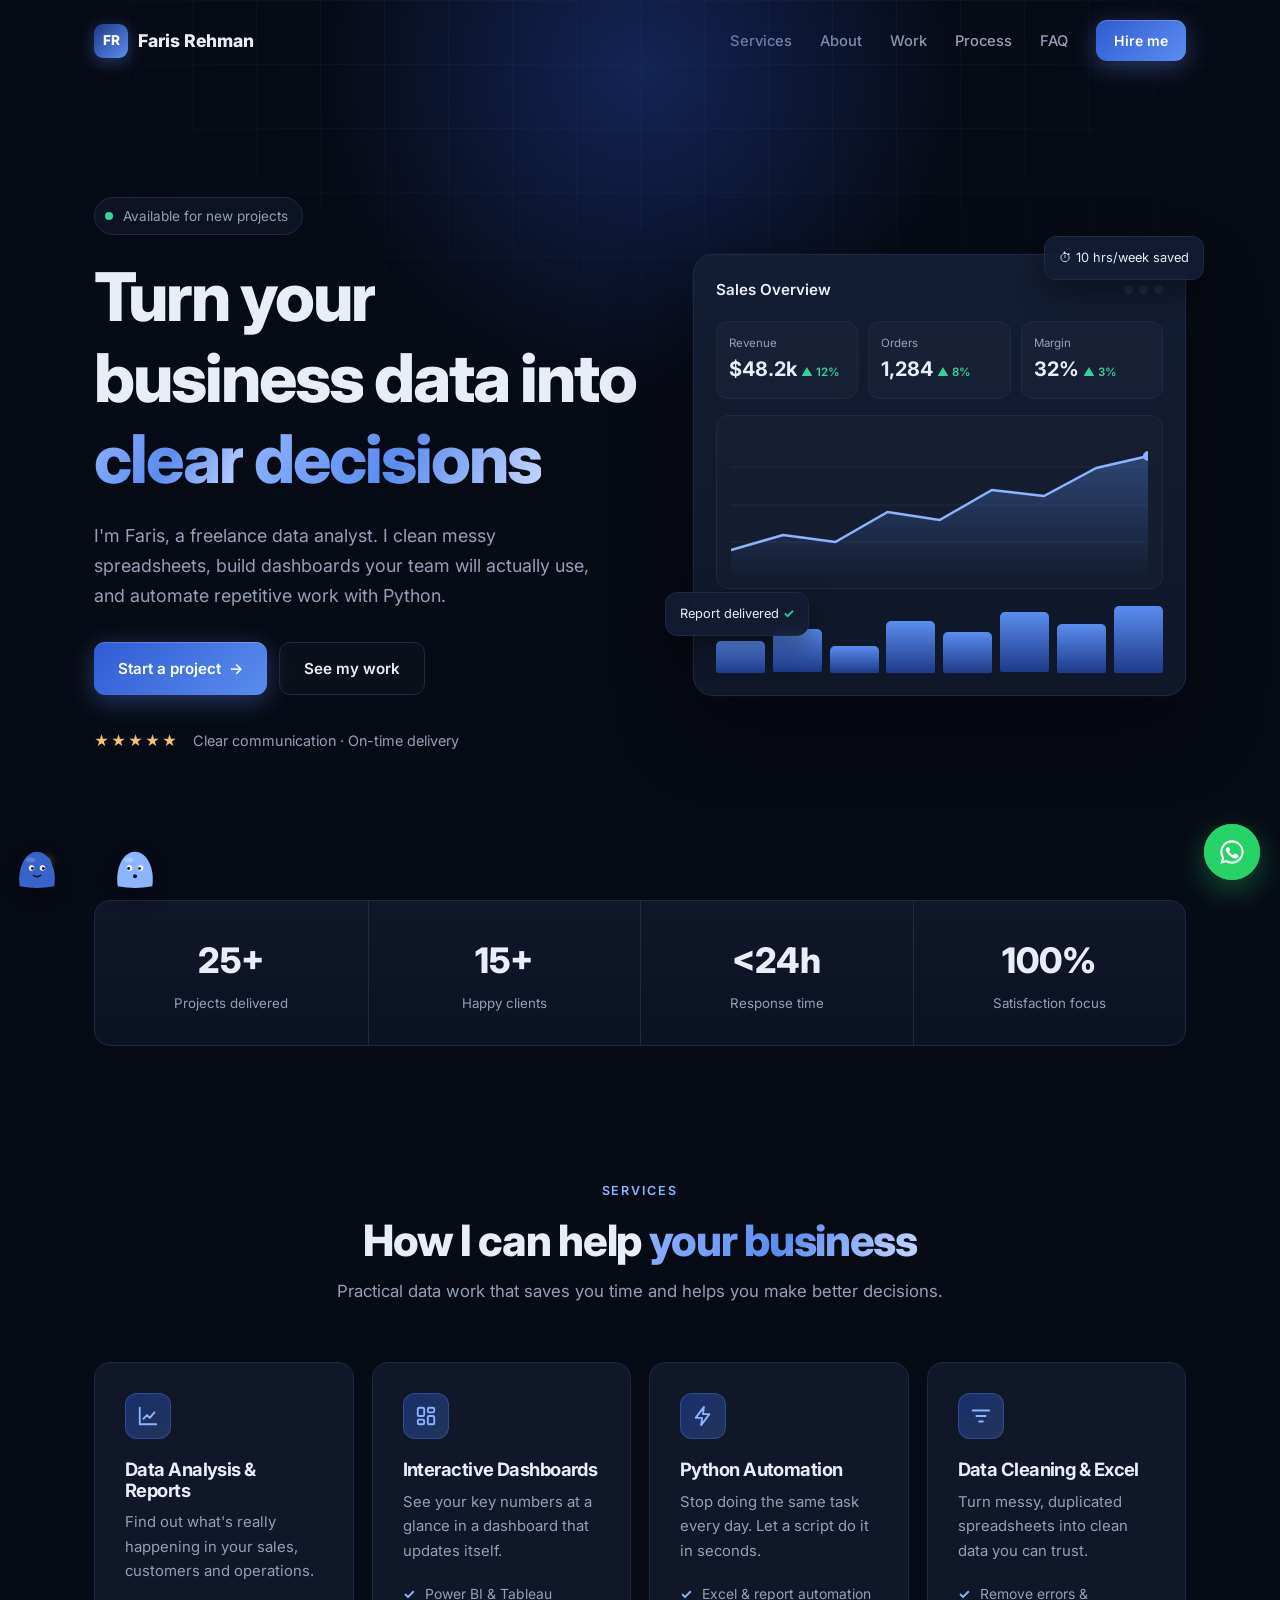
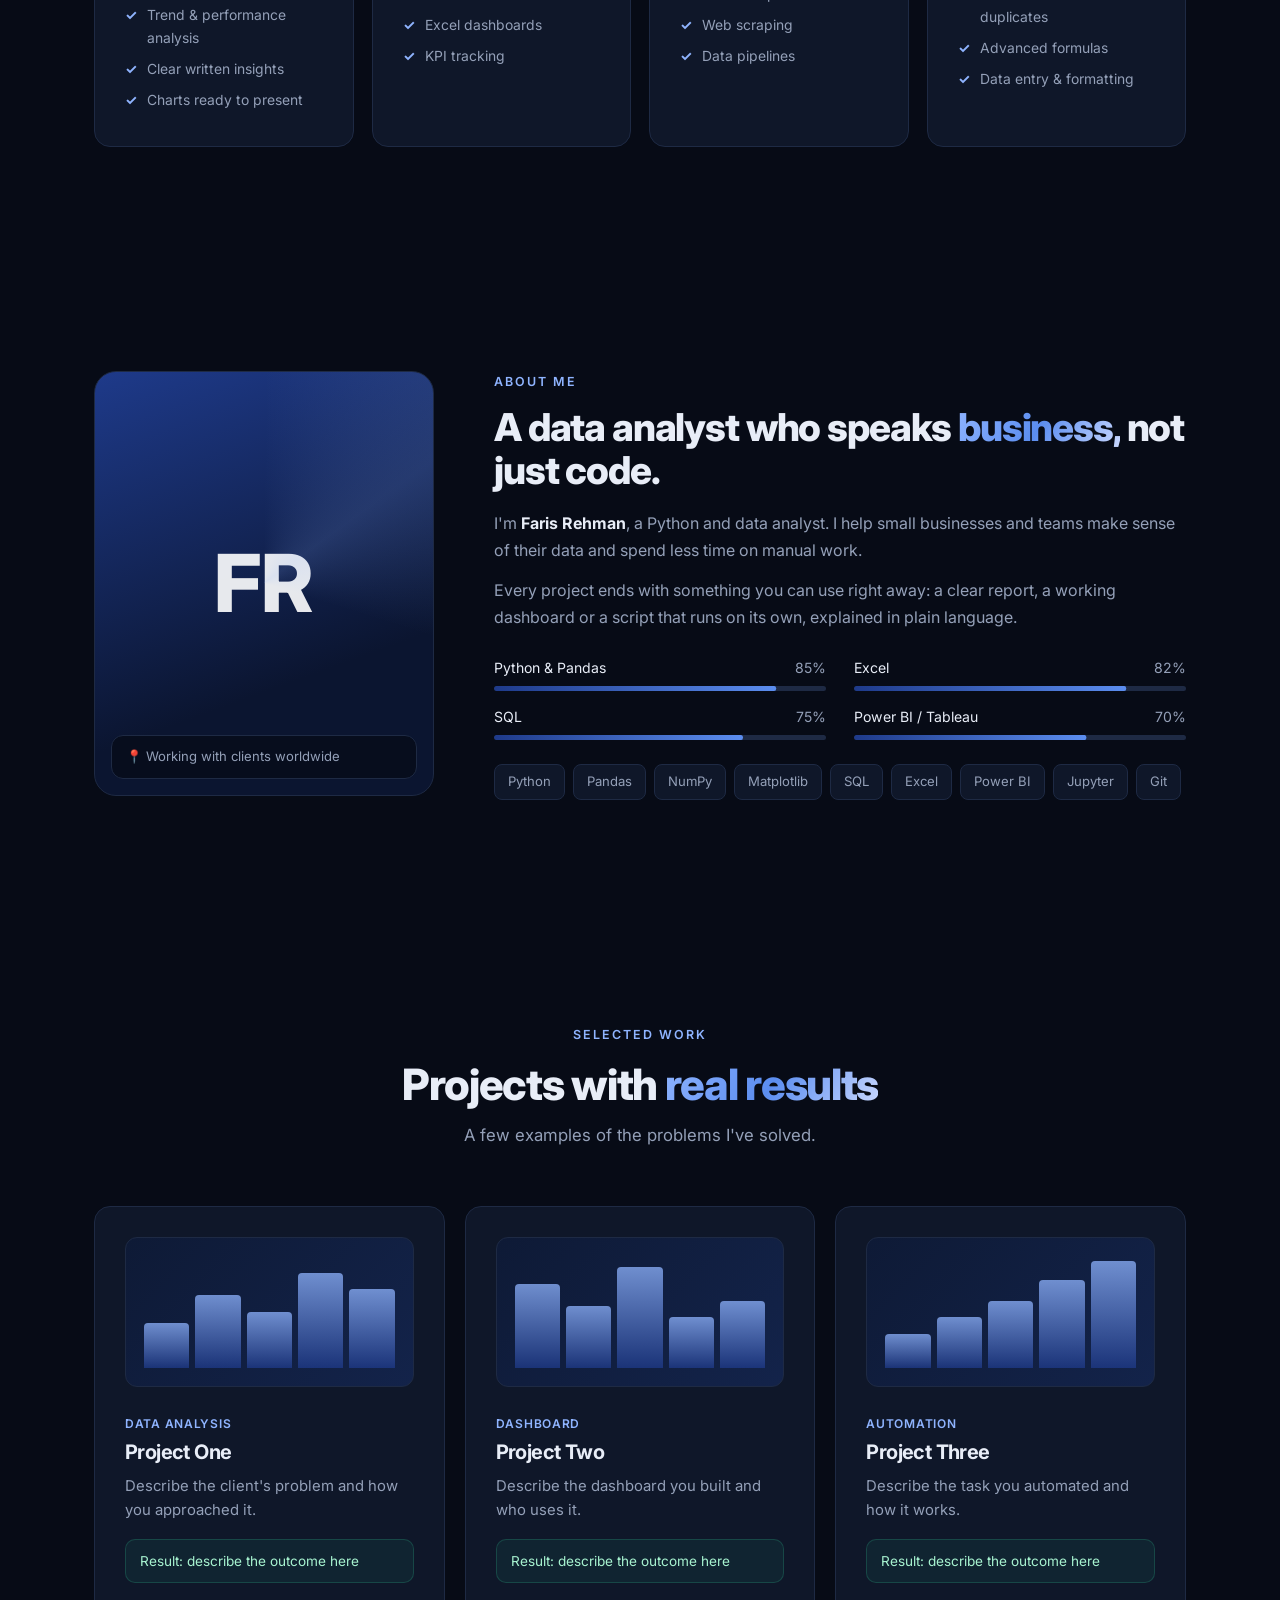
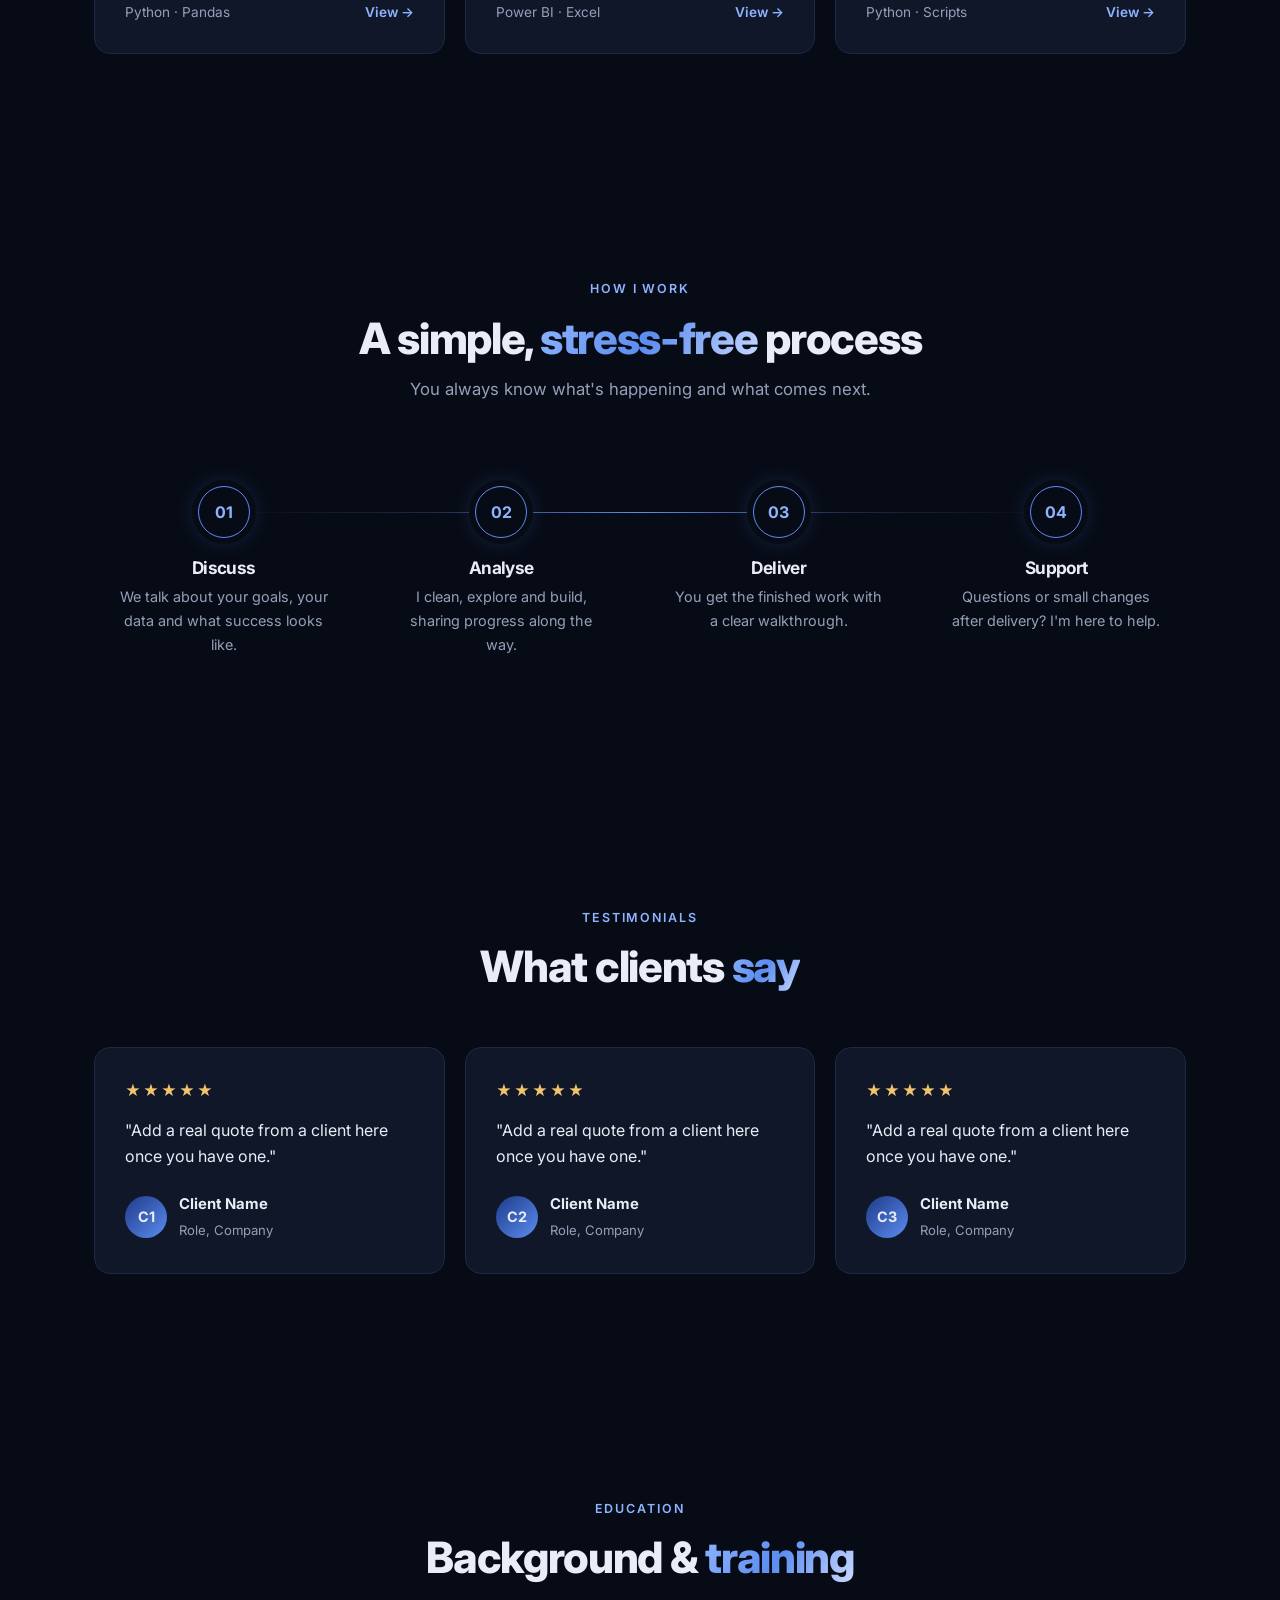
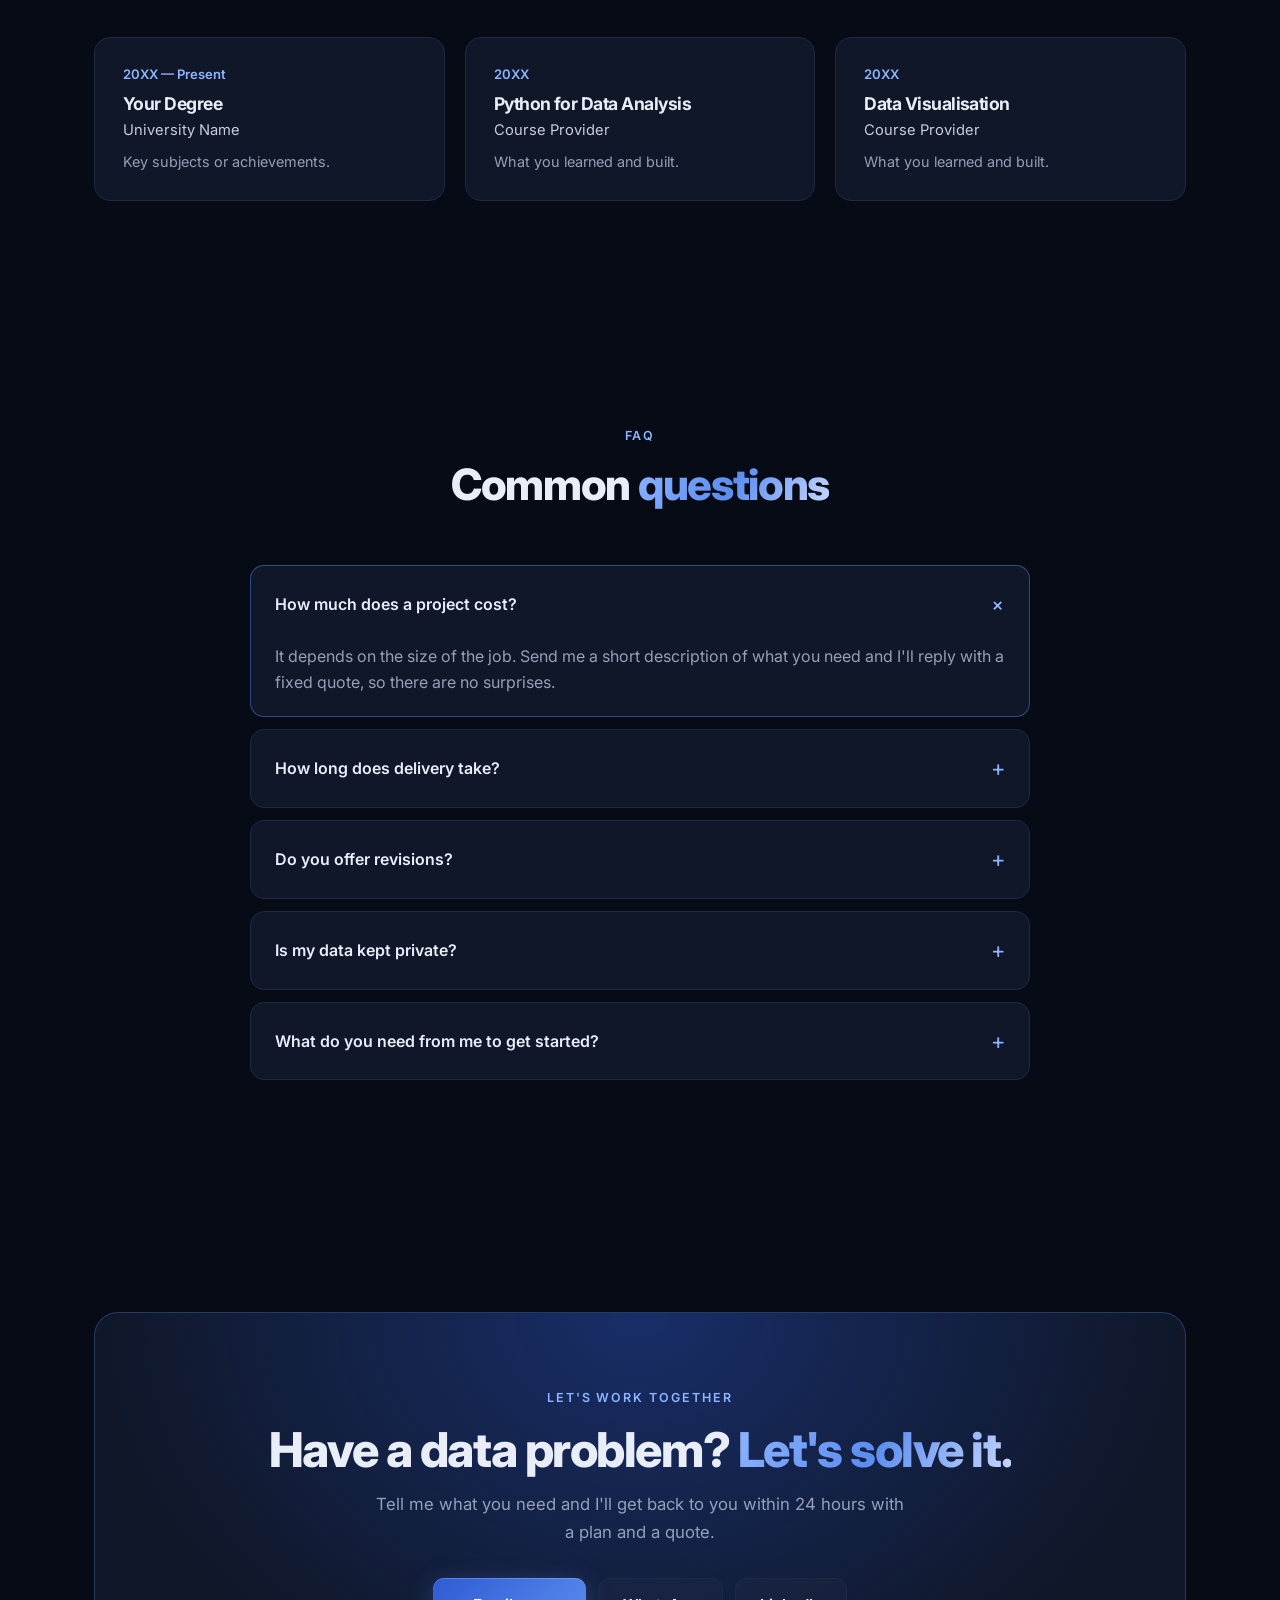
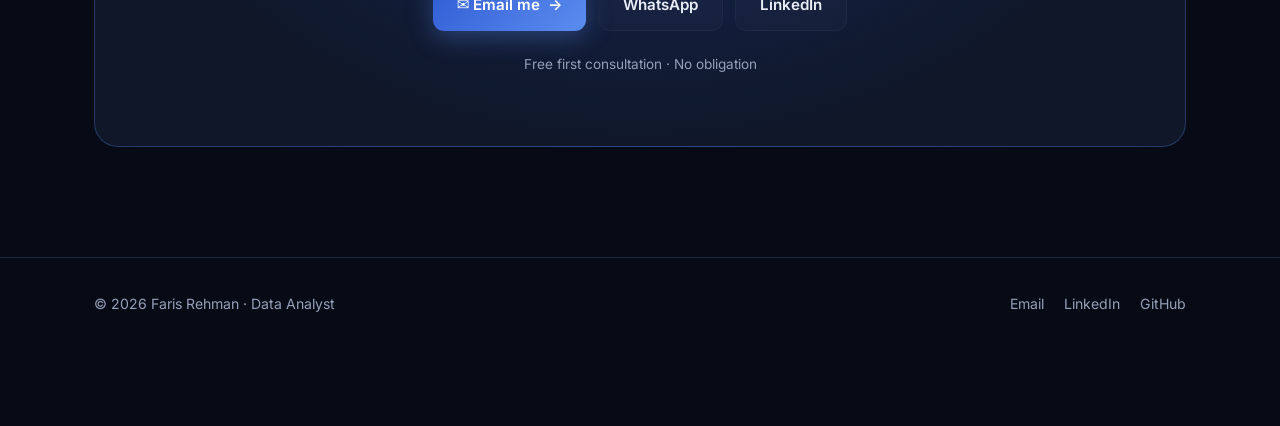
<file: portfolio/index.html>
<!doctype html>
<html lang="en">
<head>
  <meta charset="utf-8">
  <meta name="viewport" content="width=device-width, initial-scale=1">
  <title>Faris Rehman — Data Analyst for Hire</title>
  <meta name="description" content="Faris Rehman helps businesses turn data into decisions: data analysis, dashboards, Python automation and Excel data cleaning.">
  <link rel="preconnect" href="https://fonts.googleapis.com">
  <link rel="preconnect" href="https://fonts.gstatic.com" crossorigin>
  <link href="https://fonts.googleapis.com/css2?family=Inter:wght@400;500;600;700;800&display=swap" rel="stylesheet">
  <style>
    :root {
      --bg: #070b16;
      --bg-2: #0b1222;
      --surface: #0f1729;
      --surface-2: #131d33;
      --line: #1e2a44;
      --ink: #e8edf7;
      --muted: #94a0b8;
      --navy: #1e3a8a;
      --accent: #5b8def;
      --accent-2: #8fb4ff;
      --gold: #f2c46d;
      --radius: 16px;
      --ease: cubic-bezier(.22, .61, .36, 1);
    }
    * { box-sizing: border-box; margin: 0; padding: 0; }
    html { scroll-behavior: smooth; overflow-x: hidden; }
    body {
      font-family: "Inter", system-ui, -apple-system, sans-serif;
      background: var(--bg); color: var(--ink);
      line-height: 1.65; font-size: 16px;
      -webkit-font-smoothing: antialiased; overflow-x: hidden;
    }
    h1, h2, h3 { font-family: "Inter", sans-serif; letter-spacing: -.03em; line-height: 1.12; }
    a { color: inherit; text-decoration: none; }
    .wrap { max-width: 1140px; margin: 0 auto; padding: 0 24px; }
    .grad { background: linear-gradient(120deg, var(--accent-2), var(--accent) 50%, #c9d8ff); -webkit-background-clip: text; background-clip: text; color: transparent; }

    /* Background grid + glow */
    .bg-grid {
      position: fixed; inset: 0; z-index: 0; pointer-events: none;
      background-image: linear-gradient(rgba(91,141,239,.06) 1px, transparent 1px), linear-gradient(90deg, rgba(91,141,239,.06) 1px, transparent 1px);
      background-size: 64px 64px;
      mask-image: radial-gradient(ellipse 80% 60% at 50% 0%, #000 30%, transparent 75%);
      -webkit-mask-image: radial-gradient(ellipse 80% 60% at 50% 0%, #000 30%, transparent 75%);
    }
    .glow {
      position: absolute; width: 700px; height: 700px; left: 50%; top: -280px; transform: translateX(-50%);
      background: radial-gradient(circle, rgba(30,58,138,.55), transparent 65%);
      pointer-events: none; animation: glow 10s ease-in-out infinite alternate;
    }
    @keyframes glow { to { transform: translateX(-42%) scale(1.15); opacity: .8; } }
    header, main, footer { position: relative; z-index: 1; }

    .progress { position: fixed; top: 0; left: 0; height: 2px; width: 100%; background: linear-gradient(90deg, var(--navy), var(--accent)); transform-origin: 0 50%; transform: scaleX(0); z-index: 40; }

    /* Nav */
    nav { position: fixed; top: 0; left: 0; right: 0; z-index: 30; padding: 20px 0; transition: background .3s, padding .3s, border-color .3s; border-bottom: 1px solid transparent; }
    nav.scrolled { background: rgba(7,11,22,.78); backdrop-filter: blur(14px); -webkit-backdrop-filter: blur(14px); padding: 12px 0; border-color: var(--line); }
    nav .wrap { display: flex; align-items: center; justify-content: space-between; gap: 20px; }
    .logo { display: flex; align-items: center; gap: 10px; font-family: "Inter", sans-serif; font-weight: 800; font-size: 1.1rem; }
    .logo-mark { width: 34px; height: 34px; border-radius: 9px; display: grid; place-items: center; background: linear-gradient(135deg, var(--navy), var(--accent)); font-size: .85rem; color: #fff; box-shadow: 0 4px 16px rgba(91,141,239,.35); }
    nav ul { list-style: none; display: flex; gap: 28px; align-items: center; }
    nav ul a { color: var(--muted); font-size: .92rem; font-weight: 500; transition: color .2s; }
    nav ul a:hover, nav ul a.active { color: var(--ink); }
    .menu-btn { display: none; background: none; border: 0; color: var(--ink); font-size: 1.4rem; cursor: pointer; }

    /* Buttons */
    .btn { position: relative; overflow: hidden; display: inline-flex; align-items: center; gap: 8px; padding: 13px 24px; border-radius: 11px; font-weight: 600; font-size: .95rem; transition: transform .25s var(--ease), box-shadow .25s, background .25s, border-color .25s; cursor: pointer; }
    .btn.primary { background: linear-gradient(135deg, #2f5bd3, var(--accent)); color: #fff; box-shadow: 0 6px 24px rgba(91,141,239,.35), inset 0 1px 0 rgba(255,255,255,.2); }
    .btn.primary::after { content: ""; position: absolute; top: 0; left: -80%; width: 50%; height: 100%; background: linear-gradient(100deg, transparent, rgba(255,255,255,.35), transparent); transform: skewX(-20deg); animation: shine 4.5s ease-in-out infinite; }
    @keyframes shine { 0%, 70% { left: -80%; } 100% { left: 130%; } }
    .btn.ghost { border: 1px solid var(--line); background: rgba(255,255,255,.02); color: var(--ink); }
    .btn.ghost:hover { border-color: var(--accent); }
    .btn:hover { transform: translateY(-2px); }
    .btn.primary:hover { box-shadow: 0 10px 32px rgba(91,141,239,.5); }
    .btn .arrow { transition: transform .25s var(--ease); }
    .btn:hover .arrow { transform: translateX(3px); }
    .btn.sm { padding: 9px 18px; font-size: .88rem; }

    /* Hero */
    .hero { position: relative; min-height: 100vh; display: flex; align-items: center; padding: 130px 0 80px; overflow: hidden; }
    .hero-grid { display: grid; grid-template-columns: 1.1fr 1fr; gap: 56px; align-items: center; }
    .badge { display: inline-flex; align-items: center; gap: 10px; padding: 7px 14px 7px 10px; border-radius: 999px; border: 1px solid var(--line); background: rgba(15,23,41,.7); font-size: .85rem; color: var(--muted); }
    .dot { width: 8px; height: 8px; border-radius: 50%; background: #34d399; animation: pulse 2.2s infinite; }
    @keyframes pulse { 0% { box-shadow: 0 0 0 0 rgba(52,211,153,.55); } 70% { box-shadow: 0 0 0 9px rgba(52,211,153,0); } 100% { box-shadow: 0 0 0 0 rgba(52,211,153,0); } }
    .hero h1 { font-size: clamp(2.5rem, 6vw, 4.2rem); font-weight: 800; margin: 24px 0 20px; }
    .hero h1 .w { display: inline-block; overflow: hidden; vertical-align: bottom; padding-bottom: .08em; }
    .hero h1 .w > span { display: inline-block; transform: translateY(110%); animation: rise .9s var(--ease) forwards; animation-delay: calc(var(--i) * 70ms + 100ms); }
    @keyframes rise { to { transform: none; } }
    .hero .lead { font-size: 1.12rem; color: var(--muted); max-width: 520px; }
    .fade { opacity: 0; animation: fadeUp .9s var(--ease) forwards; animation-delay: var(--d, .6s); }
    @keyframes fadeUp { from { opacity: 0; transform: translateY(16px); } to { opacity: 1; transform: none; } }
    .btns { display: flex; gap: 12px; margin-top: 32px; flex-wrap: wrap; }
    .trust { display: flex; align-items: center; gap: 14px; margin-top: 34px; color: var(--muted); font-size: .9rem; }
    .stars { color: var(--gold); letter-spacing: 2px; }

    /* Hero dashboard card */
    .dash { position: relative; background: linear-gradient(180deg, var(--surface-2), var(--surface)); border: 1px solid var(--line); border-radius: 20px; padding: 22px; box-shadow: 0 30px 80px rgba(0,0,0,.45), 0 0 0 1px rgba(91,141,239,.05); animation: floaty 7s ease-in-out infinite; }
    @keyframes floaty { 50% { transform: translateY(-10px); } }
    .dash-top { display: flex; justify-content: space-between; align-items: center; margin-bottom: 18px; }
    .dash-top .t { font-weight: 600; font-size: .95rem; }
    .dash-top .lights { display: flex; gap: 6px; }
    .dash-top .lights i { width: 9px; height: 9px; border-radius: 50%; background: var(--line); }
    .kpis { display: grid; grid-template-columns: repeat(3, 1fr); gap: 10px; margin-bottom: 16px; }
    .kpi { background: rgba(255,255,255,.02); border: 1px solid var(--line); border-radius: 12px; padding: 12px; }
    .kpi small { color: var(--muted); font-size: .72rem; display: block; }
    .kpi b { font-family: "Inter", sans-serif; font-size: 1.25rem; }
    .kpi .up { color: #34d399; font-size: .72rem; font-weight: 600; }
    .chart { background: rgba(255,255,255,.015); border: 1px solid var(--line); border-radius: 12px; padding: 14px 14px 8px; }
    .chart svg { width: 100%; height: 150px; display: block; }
    .chart .line { stroke-dasharray: 600; stroke-dashoffset: 600; animation: draw 2.2s .8s var(--ease) forwards; }
    .chart .area { opacity: 0; animation: fadeIn 1.2s 1.8s forwards; }
    .chart .pt { opacity: 0; animation: fadeIn .4s 2.6s forwards; }
    @keyframes draw { to { stroke-dashoffset: 0; } }
    @keyframes fadeIn { to { opacity: 1; } }
    .bars { display: flex; align-items: flex-end; gap: 8px; height: 70px; margin-top: 14px; }
    .bars i { flex: 1; border-radius: 5px 5px 2px 2px; background: linear-gradient(180deg, var(--accent), var(--navy)); transform: scaleY(0); transform-origin: bottom; animation: grow 1s var(--ease) forwards; }
    @keyframes grow { to { transform: scaleY(1); } }
    .float-chip { position: absolute; padding: 10px 14px; border-radius: 12px; background: rgba(19,29,51,.92); border: 1px solid var(--line); font-size: .8rem; box-shadow: 0 12px 30px rgba(0,0,0,.4); backdrop-filter: blur(6px); }
    .float-chip b { color: #34d399; }
    .float-chip.c1 { left: -28px; bottom: 60px; animation: floaty 6s 1s ease-in-out infinite; }
    .float-chip.c2 { right: -18px; top: -18px; animation: floaty 6s 2s ease-in-out infinite; }

    /* Sections */
    section.block { padding: 110px 0; position: relative; }
    .head { text-align: center; max-width: 660px; margin: 0 auto 56px; }
    .eyebrow { display: inline-block; font-size: .78rem; font-weight: 600; letter-spacing: .16em; text-transform: uppercase; color: var(--accent-2); margin-bottom: 14px; }
    .head h2 { font-size: clamp(1.9rem, 4vw, 2.7rem); font-weight: 800; margin-bottom: 14px; }
    .head p { color: var(--muted); font-size: 1.05rem; }

    .reveal { opacity: 0; transform: translateY(26px); transition: opacity .9s var(--ease), transform .9s var(--ease); transition-delay: var(--delay, 0s); }
    .reveal.show { opacity: 1; transform: none; }

    .card { position: relative; background: var(--surface); border: 1px solid var(--line); border-radius: var(--radius); padding: 30px; transition: transform .4s var(--ease), border-color .4s, box-shadow .4s; overflow: hidden; }
    .card::before { content: ""; position: absolute; inset: 0; border-radius: inherit; background: radial-gradient(400px circle at var(--mx, 50%) var(--my, 50%), rgba(91,141,239,.12), transparent 45%); opacity: 0; transition: opacity .4s; pointer-events: none; }
    .card:hover { transform: translateY(-5px); border-color: rgba(91,141,239,.45); box-shadow: 0 20px 50px rgba(0,0,0,.35); }
    .card:hover::before { opacity: 1; }
    .card > * { position: relative; }

    /* Stats bar */
    .stats { display: grid; grid-template-columns: repeat(4, 1fr); border: 1px solid var(--line); border-radius: var(--radius); background: linear-gradient(180deg, var(--surface), var(--bg-2)); }
    .stat { padding: 30px 20px; text-align: center; }
    .stat + .stat { border-left: 1px solid var(--line); }
    .stat b { display: block; font-family: "Inter", sans-serif; font-size: 2.2rem; font-weight: 800; }
    .stat small { color: var(--muted); }

    /* Services */
    .grid-4 { display: grid; grid-template-columns: repeat(4, 1fr); gap: 18px; }
    .grid-2 { display: grid; grid-template-columns: repeat(2, 1fr); gap: 20px; }
    .grid-3 { display: grid; grid-template-columns: repeat(3, 1fr); gap: 20px; }
    .ico { width: 46px; height: 46px; border-radius: 12px; display: grid; place-items: center; margin-bottom: 20px; background: linear-gradient(135deg, rgba(30,58,138,.7), rgba(91,141,239,.25)); border: 1px solid rgba(91,141,239,.3); color: var(--accent-2); transition: transform .4s var(--ease); }
    .card:hover .ico { transform: rotate(-6deg) scale(1.06); }
    .ico svg { width: 22px; height: 22px; }
    .service h3 { font-size: 1.15rem; margin-bottom: 10px; }
    .service p { color: var(--muted); font-size: .93rem; margin-bottom: 16px; }
    .service ul { list-style: none; font-size: .87rem; color: var(--muted); }
    .service li { padding: 4px 0 4px 22px; position: relative; }
    .service li::before { content: "✓"; position: absolute; left: 0; color: var(--accent-2); font-weight: 700; }

    /* About */
    .about { display: grid; grid-template-columns: 340px 1fr; gap: 60px; align-items: center; }
    .portrait { position: relative; aspect-ratio: 4/5; border-radius: 22px; background: linear-gradient(160deg, var(--navy), #0b1530 70%); border: 1px solid var(--line); display: grid; place-items: center; overflow: hidden; }
    .portrait span { font-family: "Inter", sans-serif; font-size: 5rem; font-weight: 800; color: rgba(255,255,255,.9); }
    .portrait::after { content: ""; position: absolute; inset: -50%; background: conic-gradient(from 0deg, transparent, rgba(143,180,255,.15), transparent 30%); animation: spin 9s linear infinite; }
    @keyframes spin { to { transform: rotate(360deg); } }
    .portrait small { position: absolute; bottom: 16px; left: 16px; right: 16px; z-index: 1; padding: 10px 14px; border-radius: 12px; background: rgba(7,11,22,.7); backdrop-filter: blur(6px); font-size: .82rem; color: var(--muted); border: 1px solid var(--line); }
    .about h2 { font-size: clamp(1.8rem, 3.6vw, 2.4rem); font-weight: 800; margin-bottom: 18px; }
    .about p { color: var(--muted); margin-bottom: 14px; }
    .about p strong { color: var(--ink); }
    .skills { margin-top: 26px; display: grid; grid-template-columns: 1fr 1fr; gap: 14px 28px; }
    .skill .row { display: flex; justify-content: space-between; font-size: .88rem; margin-bottom: 7px; }
    .skill .row span:last-child { color: var(--muted); }
    .bar { height: 5px; background: var(--line); border-radius: 5px; overflow: hidden; }
    .bar i { display: block; height: 100%; background: linear-gradient(90deg, var(--navy), var(--accent)); border-radius: 5px; transform: scaleX(0); transform-origin: left; transition: transform 1.4s var(--ease); }
    .tools { display: flex; flex-wrap: wrap; gap: 8px; margin-top: 24px; }
    .tools span { font-size: .82rem; padding: 6px 13px; border-radius: 8px; border: 1px solid var(--line); background: var(--surface); color: var(--muted); }

    /* Projects */
    .project .thumb { height: 150px; border-radius: 12px; margin-bottom: 22px; border: 1px solid var(--line); background: linear-gradient(135deg, #0e1a36, #13234a); position: relative; overflow: hidden; display: flex; align-items: flex-end; gap: 6px; padding: 18px; }
    .project .thumb i { flex: 1; border-radius: 4px 4px 0 0; background: linear-gradient(180deg, var(--accent-2), var(--navy)); opacity: .75; transition: transform .6s var(--ease); transform-origin: bottom; }
    .project:hover .thumb i { transform: scaleY(1.12); }
    .project .tag { font-size: .75rem; color: var(--accent-2); font-weight: 600; letter-spacing: .06em; text-transform: uppercase; }
    .project h3 { font-size: 1.25rem; margin: 6px 0 10px; }
    .project p { color: var(--muted); font-size: .93rem; }
    .project .result { margin-top: 16px; padding: 10px 14px; border-radius: 10px; background: rgba(52,211,153,.07); border: 1px solid rgba(52,211,153,.2); font-size: .85rem; color: #a7f3d0; }
    .project .meta { display: flex; justify-content: space-between; align-items: center; margin-top: 18px; font-size: .85rem; color: var(--muted); }
    .project .meta a { color: var(--accent-2); font-weight: 600; }

    /* Process */
    .steps { counter-reset: s; position: relative; }
    .steps::before { content: ""; position: absolute; top: 52px; left: 12%; right: 12%; height: 1px; background: linear-gradient(90deg, transparent, var(--line), var(--accent), var(--line), transparent); }
    .step { text-align: center; padding: 26px 22px; }
    .step .n { counter-increment: s; width: 52px; height: 52px; margin: 0 auto 20px; border-radius: 50%; display: grid; place-items: center; background: var(--bg); border: 1px solid var(--accent); color: var(--accent-2); font-weight: 700; font-family: "Inter", sans-serif; box-shadow: 0 0 0 6px var(--bg), 0 0 24px rgba(91,141,239,.3); position: relative; }
    .step .n::before { content: "0" counter(s); }
    .step h3 { font-size: 1.08rem; margin-bottom: 8px; }
    .step p { color: var(--muted); font-size: .9rem; }

    /* Testimonials */
    .quote .stars { font-size: .95rem; margin-bottom: 14px; display: block; }
    .quote p { font-size: 1rem; margin-bottom: 22px; }
    .who { display: flex; align-items: center; gap: 12px; }
    .who .av { width: 42px; height: 42px; border-radius: 50%; display: grid; place-items: center; background: linear-gradient(135deg, var(--navy), var(--accent)); font-weight: 700; font-size: .9rem; }
    .who b { display: block; font-size: .93rem; }
    .who small { color: var(--muted); font-size: .82rem; }

    /* Education */
    .edu { padding: 26px 28px; }
    .edu .date { font-size: .82rem; color: var(--accent-2); font-weight: 600; }
    .edu h3 { font-size: 1.1rem; margin: 8px 0 4px; }
    .edu .place { color: var(--ink); opacity: .85; font-size: .92rem; }
    .edu p { color: var(--muted); font-size: .9rem; margin-top: 8px; }

    /* FAQ */
    .faq { max-width: 780px; margin: 0 auto; }
    .faq details { border: 1px solid var(--line); border-radius: 14px; background: var(--surface); margin-bottom: 12px; transition: border-color .3s; }
    .faq details[open] { border-color: rgba(91,141,239,.45); }
    .faq summary { list-style: none; cursor: pointer; padding: 20px 24px; font-weight: 600; display: flex; justify-content: space-between; align-items: center; gap: 16px; }
    .faq summary::-webkit-details-marker { display: none; }
    .faq summary::after { content: "+"; font-size: 1.4rem; font-weight: 400; color: var(--accent-2); transition: transform .3s var(--ease); }
    .faq details[open] summary::after { transform: rotate(45deg); }
    .faq .ans { padding: 0 24px 20px; color: var(--muted); animation: fadeUp .4s var(--ease); }

    /* CTA */
    .cta { text-align: center; padding: 70px 30px; border-radius: 24px; border: 1px solid rgba(91,141,239,.3); background: radial-gradient(ellipse at 50% 0%, rgba(30,58,138,.65), transparent 70%), var(--surface); position: relative; overflow: hidden; }
    .cta h2 { font-size: clamp(1.9rem, 4.5vw, 3rem); font-weight: 800; margin-bottom: 14px; }
    .cta p { color: var(--muted); max-width: 540px; margin: 0 auto 30px; font-size: 1.05rem; }
    .cta .btns { justify-content: center; }
    .cta small { display: block; margin-top: 22px; color: var(--muted); font-size: .85rem; }

    footer { border-top: 1px solid var(--line); padding: 34px 0 110px; color: var(--muted); font-size: .88rem; }
    footer .wrap { display: flex; justify-content: space-between; flex-wrap: wrap; gap: 14px; }
    footer nav { position: static; padding: 0; display: flex; gap: 20px; }
    footer a:hover { color: var(--ink); }

    /* Floating WhatsApp */
    .wa { position: fixed; right: 20px; bottom: 20px; z-index: 25; width: 56px; height: 56px; border-radius: 50%; display: grid; place-items: center; background: #25d366; color: #fff; box-shadow: 0 10px 30px rgba(37,211,102,.35); transition: transform .3s var(--ease); }
    .wa:hover { transform: scale(1.08); }
    .wa svg { width: 28px; height: 28px; }
    .wa::before { content: ""; position: absolute; inset: 0; border-radius: 50%; border: 2px solid #25d366; animation: ring 2.4s infinite; }
    @keyframes ring { from { transform: scale(1); opacity: .7; } to { transform: scale(1.6); opacity: 0; } }

    /* Two buddies, bottom-left (navy edition) */
    .buddies { position: fixed; left: 16px; bottom: 12px; width: 140px; height: 84px; z-index: 20; pointer-events: none; }
    .buddy { position: absolute; bottom: 0; width: 42px; height: 40px; filter: drop-shadow(0 6px 10px rgba(0,0,0,.4)); }
    .buddy.a { left: 0; animation: bob 2.4s ease-in-out infinite; }
    .buddy.b { right: 0; animation: bob 2.4s 1.2s ease-in-out infinite; }
    .buddy svg { width: 100%; height: 100%; overflow: visible; }
    @keyframes bob { 0%, 100% { transform: translateY(0); } 50% { transform: translateY(-11px); } }
    .buddy .lid { transform-box: fill-box; transform-origin: center; transform: scaleY(0); animation: blink 4.5s infinite; }
    .buddy.b .lid { animation-delay: 1.6s; }
    @keyframes blink { 0%, 94%, 100% { transform: scaleY(0); } 97% { transform: scaleY(1); } }
    .toss { position: absolute; left: 0; top: 0; width: 9px; height: 9px; border-radius: 50%; background: var(--gold); box-shadow: 0 0 8px rgba(242,196,109,.6); offset-path: path("M 30 58 Q 70 0 110 58"); offset-rotate: 0deg; animation: toss 2.4s ease-in-out infinite alternate; }
    @keyframes toss { from { offset-distance: 0%; } to { offset-distance: 100%; } }

    /* Responsive */
    @media (max-width: 980px) {
      .hero-grid { grid-template-columns: 1fr; gap: 60px; }
      .dash { max-width: 520px; margin: 0 auto; width: 100%; }
      .grid-4 { grid-template-columns: repeat(2, 1fr); }
      .about { grid-template-columns: 1fr; }
      .portrait { max-width: 300px; margin: 0 auto; width: 100%; }
      .steps::before { display: none; }
    }
    @media (max-width: 760px) {
      .menu-btn { display: block; }
      nav ul.links { position: absolute; top: 100%; left: 0; right: 0; flex-direction: column; align-items: stretch; gap: 0; background: rgba(7,11,22,.97); border-bottom: 1px solid var(--line); max-height: 0; overflow: hidden; transition: max-height .35s var(--ease); }
      nav ul.links.open { max-height: 420px; }
      nav ul.links li { padding: 13px 24px; }
      .nav-cta { display: none; }
      .grid-4, .grid-3, .grid-2 { grid-template-columns: 1fr; }
      .stats { grid-template-columns: 1fr 1fr; }
      .stat:nth-child(3) { border-left: 0; }
      .stat:nth-child(n+3) { border-top: 1px solid var(--line); }
      .skills { grid-template-columns: 1fr; }
      .float-chip.c1 { left: -6px; } .float-chip.c2 { right: -6px; }
      section.block { padding: 80px 0; }
      .buddies { transform: scale(.8); transform-origin: bottom left; }
    }
    @media (prefers-reduced-motion: reduce) {
      *, *::before, *::after { animation: none !important; transition: none !important; }
      .reveal, .fade { opacity: 1; transform: none; }
      .hero h1 .w > span, .bars i { transform: none; }
      .chart .line { stroke-dashoffset: 0; } .chart .area, .chart .pt { opacity: 1; }
      .bar i { transform: none; }
    }
  </style>
</head>
<body>
  <div class="progress" id="progress"></div>
  <div class="bg-grid"></div>

  <header>
    <nav id="nav">
      <div class="wrap">
        <a href="#home" class="logo"><span class="logo-mark">FR</span>Faris Rehman</a>
        <button class="menu-btn" aria-label="Open menu" onclick="document.querySelector('ul.links').classList.toggle('open')">☰</button>
        <ul class="links">
          <li><a href="#services">Services</a></li>
          <li><a href="#about">About</a></li>
          <li><a href="#work">Work</a></li>
          <li><a href="#process">Process</a></li>
          <li><a href="#faq">FAQ</a></li>
          <li class="nav-cta"><a class="btn primary sm" href="#contact">Hire me</a></li>
        </ul>
      </div>
    </nav>
  </header>

  <main>
    <!-- Hero -->
    <section class="hero" id="home">
      <div class="glow"></div>
      <div class="wrap hero-grid">
        <div>
          <span class="badge fade" style="--d:.05s"><span class="dot"></span>Available for new projects</span>
          <h1 id="headline">Turn your business data into clear decisions</h1>
          <p class="lead fade">I'm Faris, a freelance data analyst. I clean messy spreadsheets, build dashboards your team will actually use, and automate repetitive work with Python.</p>
          <div class="btns fade" style="--d:.75s">
            <a class="btn primary" href="#contact">Start a project <span class="arrow">→</span></a>
            <a class="btn ghost" href="#work">See my work</a>
          </div>
          <div class="trust fade" style="--d:.9s"><span class="stars">★★★★★</span><span>Clear communication · On-time delivery</span></div>
        </div>

        <div class="fade" style="--d:.4s; position:relative">
          <div class="dash" aria-hidden="true">
            <div class="dash-top"><span class="t">Sales Overview</span><span class="lights"><i></i><i></i><i></i></span></div>
            <div class="kpis">
              <div class="kpi"><small>Revenue</small><b>$<span class="kc" data-to="48.2" data-dec="1">0</span>k</b> <span class="up">▲ 12%</span></div>
              <div class="kpi"><small>Orders</small><b class="kc" data-to="1284">0</b> <span class="up">▲ 8%</span></div>
              <div class="kpi"><small>Margin</small><b><span class="kc" data-to="32">0</span>%</b> <span class="up">▲ 3%</span></div>
            </div>
            <div class="chart">
              <svg viewBox="0 0 400 150" preserveAspectRatio="none">
                <defs><linearGradient id="ga" x1="0" y1="0" x2="0" y2="1"><stop offset="0" stop-color="#5b8def" stop-opacity=".35"/><stop offset="1" stop-color="#5b8def" stop-opacity="0"/></linearGradient></defs>
                <g stroke="#1e2a44" stroke-width="1"><line x1="0" y1="37" x2="400" y2="37"/><line x1="0" y1="75" x2="400" y2="75"/><line x1="0" y1="112" x2="400" y2="112"/></g>
                <path class="area" d="M0 120 L50 105 L100 112 L150 82 L200 90 L250 60 L300 66 L350 38 L400 26 L400 150 L0 150Z" fill="url(#ga)"/>
                <path class="line" d="M0 120 L50 105 L100 112 L150 82 L200 90 L250 60 L300 66 L350 38 L400 26" fill="none" stroke="#8fb4ff" stroke-width="2.5" stroke-linejoin="round" stroke-linecap="round"/>
                <circle class="pt" cx="400" cy="26" r="5" fill="#8fb4ff"/>
              </svg>
            </div>
            <div class="bars">
              <i style="height:45%;animation-delay:1.0s"></i><i style="height:62%;animation-delay:1.08s"></i><i style="height:38%;animation-delay:1.16s"></i>
              <i style="height:74%;animation-delay:1.24s"></i><i style="height:58%;animation-delay:1.32s"></i><i style="height:86%;animation-delay:1.40s"></i>
              <i style="height:70%;animation-delay:1.48s"></i><i style="height:95%;animation-delay:1.56s"></i>
            </div>
          </div>
          <div class="float-chip c1">Report delivered <b>✓</b></div>
          <div class="float-chip c2">⏱ 10 hrs/week saved</div>
        </div>
      </div>
    </section>

    <!-- Stats -->
    <section style="padding: 0 0 20px">
      <div class="wrap">
        <!-- Replace these numbers with your real figures -->
        <div class="stats reveal">
          <div class="stat"><b><span data-count="25">0</span>+</b><small>Projects delivered</small></div>
          <div class="stat"><b><span data-count="15">0</span>+</b><small>Happy clients</small></div>
          <div class="stat"><b>&lt;<span data-count="24">0</span>h</b><small>Response time</small></div>
          <div class="stat"><b><span data-count="100">0</span>%</b><small>Satisfaction focus</small></div>
        </div>
      </div>
    </section>

    <!-- Services -->
    <section class="block" id="services">
      <div class="wrap">
        <div class="head reveal">
          <span class="eyebrow">Services</span>
          <h2>How I can help <span class="grad">your business</span></h2>
          <p>Practical data work that saves you time and helps you make better decisions.</p>
        </div>
        <div class="grid-4">
          <div class="card service reveal" style="--delay:0s">
            <div class="ico"><svg viewBox="0 0 24 24" fill="none" stroke="currentColor" stroke-width="2" stroke-linecap="round" stroke-linejoin="round"><path d="M3 3v18h18"/><path d="M7 15l4-4 3 3 5-6"/></svg></div>
            <h3>Data Analysis &amp; Reports</h3>
            <p>Find out what's really happening in your sales, customers and operations.</p>
            <ul><li>Trend &amp; performance analysis</li><li>Clear written insights</li><li>Charts ready to present</li></ul>
          </div>
          <div class="card service reveal" style="--delay:.08s">
            <div class="ico"><svg viewBox="0 0 24 24" fill="none" stroke="currentColor" stroke-width="2" stroke-linecap="round" stroke-linejoin="round"><rect x="3" y="3" width="7" height="9" rx="1.5"/><rect x="14" y="3" width="7" height="5" rx="1.5"/><rect x="14" y="12" width="7" height="9" rx="1.5"/><rect x="3" y="16" width="7" height="5" rx="1.5"/></svg></div>
            <h3>Interactive Dashboards</h3>
            <p>See your key numbers at a glance in a dashboard that updates itself.</p>
            <ul><li>Power BI &amp; Tableau</li><li>Excel dashboards</li><li>KPI tracking</li></ul>
          </div>
          <div class="card service reveal" style="--delay:.16s">
            <div class="ico"><svg viewBox="0 0 24 24" fill="none" stroke="currentColor" stroke-width="2" stroke-linecap="round" stroke-linejoin="round"><path d="M13 2L4 14h7l-1 8 9-12h-7z"/></svg></div>
            <h3>Python Automation</h3>
            <p>Stop doing the same task every day. Let a script do it in seconds.</p>
            <ul><li>Excel &amp; report automation</li><li>Web scraping</li><li>Data pipelines</li></ul>
          </div>
          <div class="card service reveal" style="--delay:.24s">
            <div class="ico"><svg viewBox="0 0 24 24" fill="none" stroke="currentColor" stroke-width="2" stroke-linecap="round" stroke-linejoin="round"><path d="M3 6h18M7 12h10M10 18h4"/></svg></div>
            <h3>Data Cleaning &amp; Excel</h3>
            <p>Turn messy, duplicated spreadsheets into clean data you can trust.</p>
            <ul><li>Remove errors &amp; duplicates</li><li>Advanced formulas</li><li>Data entry &amp; formatting</li></ul>
          </div>
        </div>
      </div>
    </section>

    <!-- About -->
    <section class="block" id="about">
      <div class="wrap about">
        <div class="portrait reveal">
          <!-- Tip: replace this block with <img src="your-photo.jpg"> for more trust -->
          <span>FR</span>
          <small>📍 Working with clients worldwide</small>
        </div>
        <div class="reveal" style="--delay:.1s">
          <span class="eyebrow">About me</span>
          <h2>A data analyst who speaks <span class="grad">business,</span> not just code.</h2>
          <p>I'm <strong>Faris Rehman</strong>, a Python and data analyst. I help small businesses and teams make sense of their data and spend less time on manual work.</p>
          <p>Every project ends with something you can use right away: a clear report, a working dashboard or a script that runs on its own, explained in plain language.</p>
          <div class="skills">
            <div class="skill"><div class="row"><span>Python &amp; Pandas</span><span>85%</span></div><div class="bar"><i data-w="85"></i></div></div>
            <div class="skill"><div class="row"><span>Excel</span><span>82%</span></div><div class="bar"><i data-w="82"></i></div></div>
            <div class="skill"><div class="row"><span>SQL</span><span>75%</span></div><div class="bar"><i data-w="75"></i></div></div>
            <div class="skill"><div class="row"><span>Power BI / Tableau</span><span>70%</span></div><div class="bar"><i data-w="70"></i></div></div>
          </div>
          <div class="tools"><span>Python</span><span>Pandas</span><span>NumPy</span><span>Matplotlib</span><span>SQL</span><span>Excel</span><span>Power BI</span><span>Jupyter</span><span>Git</span></div>
        </div>
      </div>
    </section>

    <!-- Work -->
    <section class="block" id="work">
      <div class="wrap">
        <div class="head reveal">
          <span class="eyebrow">Selected work</span>
          <h2>Projects with <span class="grad">real results</span></h2>
          <p>A few examples of the problems I've solved.</p>
        </div>
        <!-- Replace these placeholder projects with your own -->
        <div class="grid-3">
          <article class="card project reveal" style="--delay:0s">
            <div class="thumb"><i style="height:40%"></i><i style="height:65%"></i><i style="height:50%"></i><i style="height:85%"></i><i style="height:70%"></i></div>
            <span class="tag">Data Analysis</span>
            <h3>Project One</h3>
            <p>Describe the client's problem and how you approached it.</p>
            <div class="result">Result: describe the outcome here</div>
            <div class="meta"><span>Python · Pandas</span><a href="#">View →</a></div>
          </article>
          <article class="card project reveal" style="--delay:.08s">
            <div class="thumb"><i style="height:75%"></i><i style="height:55%"></i><i style="height:90%"></i><i style="height:45%"></i><i style="height:60%"></i></div>
            <span class="tag">Dashboard</span>
            <h3>Project Two</h3>
            <p>Describe the dashboard you built and who uses it.</p>
            <div class="result">Result: describe the outcome here</div>
            <div class="meta"><span>Power BI · Excel</span><a href="#">View →</a></div>
          </article>
          <article class="card project reveal" style="--delay:.16s">
            <div class="thumb"><i style="height:30%"></i><i style="height:45%"></i><i style="height:60%"></i><i style="height:78%"></i><i style="height:95%"></i></div>
            <span class="tag">Automation</span>
            <h3>Project Three</h3>
            <p>Describe the task you automated and how it works.</p>
            <div class="result">Result: describe the outcome here</div>
            <div class="meta"><span>Python · Scripts</span><a href="#">View →</a></div>
          </article>
        </div>
      </div>
    </section>

    <!-- Process -->
    <section class="block" id="process">
      <div class="wrap">
        <div class="head reveal">
          <span class="eyebrow">How I work</span>
          <h2>A simple, <span class="grad">stress-free</span> process</h2>
          <p>You always know what's happening and what comes next.</p>
        </div>
        <div class="grid-4 steps">
          <div class="step reveal" style="--delay:0s"><div class="n"></div><h3>Discuss</h3><p>We talk about your goals, your data and what success looks like.</p></div>
          <div class="step reveal" style="--delay:.1s"><div class="n"></div><h3>Analyse</h3><p>I clean, explore and build, sharing progress along the way.</p></div>
          <div class="step reveal" style="--delay:.2s"><div class="n"></div><h3>Deliver</h3><p>You get the finished work with a clear walkthrough.</p></div>
          <div class="step reveal" style="--delay:.3s"><div class="n"></div><h3>Support</h3><p>Questions or small changes after delivery? I'm here to help.</p></div>
        </div>
      </div>
    </section>

    <!-- Testimonials -->
    <section class="block" id="testimonials">
      <div class="wrap">
        <div class="head reveal">
          <span class="eyebrow">Testimonials</span>
          <h2>What clients <span class="grad">say</span></h2>
        </div>
        <!-- PLACEHOLDERS: replace with real client reviews only -->
        <div class="grid-3">
          <div class="card quote reveal" style="--delay:0s"><span class="stars">★★★★★</span><p>"Add a real quote from a client here once you have one."</p><div class="who"><span class="av">C1</span><div><b>Client Name</b><small>Role, Company</small></div></div></div>
          <div class="card quote reveal" style="--delay:.08s"><span class="stars">★★★★★</span><p>"Add a real quote from a client here once you have one."</p><div class="who"><span class="av">C2</span><div><b>Client Name</b><small>Role, Company</small></div></div></div>
          <div class="card quote reveal" style="--delay:.16s"><span class="stars">★★★★★</span><p>"Add a real quote from a client here once you have one."</p><div class="who"><span class="av">C3</span><div><b>Client Name</b><small>Role, Company</small></div></div></div>
        </div>
      </div>
    </section>

    <!-- Education -->
    <section class="block" id="education">
      <div class="wrap">
        <div class="head reveal">
          <span class="eyebrow">Education</span>
          <h2>Background &amp; <span class="grad">training</span></h2>
        </div>
        <div class="grid-3">
          <div class="card edu reveal" style="--delay:0s"><div class="date">20XX — Present</div><h3>Your Degree</h3><div class="place">University Name</div><p>Key subjects or achievements.</p></div>
          <div class="card edu reveal" style="--delay:.08s"><div class="date">20XX</div><h3>Python for Data Analysis</h3><div class="place">Course Provider</div><p>What you learned and built.</p></div>
          <div class="card edu reveal" style="--delay:.16s"><div class="date">20XX</div><h3>Data Visualisation</h3><div class="place">Course Provider</div><p>What you learned and built.</p></div>
        </div>
      </div>
    </section>

    <!-- FAQ -->
    <section class="block" id="faq">
      <div class="wrap">
        <div class="head reveal">
          <span class="eyebrow">FAQ</span>
          <h2>Common <span class="grad">questions</span></h2>
        </div>
        <div class="faq reveal">
          <details open><summary>How much does a project cost?</summary><div class="ans">It depends on the size of the job. Send me a short description of what you need and I'll reply with a fixed quote, so there are no surprises.</div></details>
          <details><summary>How long does delivery take?</summary><div class="ans">Small tasks like data cleaning usually take 1–3 days. Dashboards and larger analyses usually take 1–2 weeks. You'll get a clear timeline before we start.</div></details>
          <details><summary>Do you offer revisions?</summary><div class="ans">Yes. Every project includes revisions so the final result matches what you need.</div></details>
          <details><summary>Is my data kept private?</summary><div class="ans">Yes. Your data is only used for your project, never shared, and deleted when we finish if you prefer.</div></details>
          <details><summary>What do you need from me to get started?</summary><div class="ans">A short description of your goal and a sample of your data (Excel, CSV or database access). I'll take it from there.</div></details>
        </div>
      </div>
    </section>

    <!-- Contact -->
    <section class="block" id="contact">
      <div class="wrap">
        <div class="cta reveal">
          <span class="eyebrow">Let's work together</span>
          <h2>Have a data problem? <span class="grad">Let's solve it.</span></h2>
          <p>Tell me what you need and I'll get back to you within 24 hours with a plan and a quote.</p>
          <div class="btns">
            <a class="btn primary" data-contact="email" href="#">✉ Email me <span class="arrow">→</span></a>
            <a class="btn ghost" data-contact="whatsapp" href="#" target="_blank" rel="noopener">WhatsApp</a>
            <a class="btn ghost" data-contact="linkedin" href="#" target="_blank" rel="noopener">LinkedIn</a>
          </div>
          <small>Free first consultation · No obligation</small>
        </div>
      </div>
    </section>
  </main>

  <footer>
    <div class="wrap">
      <span>© <span id="year"></span> Faris Rehman · Data Analyst</span>
      <nav>
        <a data-contact="email" href="#">Email</a>
        <a data-contact="linkedin" href="#" target="_blank" rel="noopener">LinkedIn</a>
        <a href="https://github.com/thefarisrehman" target="_blank" rel="noopener">GitHub</a>
      </nav>
    </div>
  </footer>

  <a class="wa" data-contact="whatsapp" href="#" target="_blank" rel="noopener" aria-label="Chat on WhatsApp">
    <svg viewBox="0 0 24 24" fill="currentColor"><path d="M12 2a10 10 0 0 0-8.6 15.1L2 22l5-1.3A10 10 0 1 0 12 2zm0 18.2a8.2 8.2 0 0 1-4.2-1.2l-.3-.2-3 .8.8-2.9-.2-.3A8.2 8.2 0 1 1 12 20.2zm4.5-6.1c-.2-.1-1.5-.7-1.7-.8-.2-.1-.4-.1-.6.1l-.8 1c-.1.2-.3.2-.5.1a6.7 6.7 0 0 1-3.3-2.9c-.3-.4.2-.4.7-1.3.1-.2 0-.3 0-.4l-.8-1.8c-.2-.5-.4-.4-.6-.4h-.5a1 1 0 0 0-.7.3 3 3 0 0 0-.9 2.2 5.2 5.2 0 0 0 1.1 2.7 11.8 11.8 0 0 0 4.5 4c1.7.7 2.3.8 3.2.6.5-.1 1.5-.6 1.7-1.2.2-.6.2-1.1.2-1.2-.1-.1-.3-.2-.5-.3z"/></svg>
  </a>

  <!-- Two little buddies playing catch -->
  <div class="buddies" aria-hidden="true">
    <div class="toss"></div>
    <div class="buddy a">
      <svg viewBox="0 0 46 44">
        <path d="M4 42 C1 22 10 4 23 4 C36 4 45 22 42 42 Q23 46 4 42 Z" fill="#3a63c9"/>
        <ellipse cx="16" cy="13" rx="5" ry="2.5" fill="#fff" opacity=".18"/>
        <circle cx="17" cy="22" r="3" fill="#fff"/><circle cx="29" cy="22" r="3" fill="#fff"/>
        <circle cx="18" cy="22.5" r="1.6" fill="#0b1222"/><circle cx="30" cy="22.5" r="1.6" fill="#0b1222"/>
        <rect class="lid" x="13" y="18.5" width="20" height="7" rx="3.5" fill="#3a63c9"/>
        <path d="M19 30 q4 3 8 0" stroke="#0b1222" stroke-width="1.6" fill="none" stroke-linecap="round"/>
      </svg>
    </div>
    <div class="buddy b">
      <svg viewBox="0 0 46 44">
        <path d="M4 42 C1 22 10 4 23 4 C36 4 45 22 42 42 Q23 46 4 42 Z" fill="#8fb4ff"/>
        <ellipse cx="16" cy="13" rx="5" ry="2.5" fill="#fff" opacity=".3"/>
        <circle cx="17" cy="22" r="3" fill="#fff"/><circle cx="29" cy="22" r="3" fill="#fff"/>
        <circle cx="16" cy="22.5" r="1.6" fill="#0b1222"/><circle cx="28" cy="22.5" r="1.6" fill="#0b1222"/>
        <rect class="lid" x="13" y="18.5" width="20" height="7" rx="3.5" fill="#8fb4ff"/>
        <circle cx="23" cy="31" r="2.2" fill="#0b1222"/>
      </svg>
    </div>
  </div>

  <script>
    /* ===== EDIT YOUR CONTACT DETAILS HERE ===== */
    const CONTACT = {
      email: "your.email@example.com",                 // your email address
      whatsapp: "923001234567",                         // country code + number, digits only (no + or spaces)
      linkedin: "https://www.linkedin.com/in/your-profile"
    };
    /* ========================================== */

    const waText = encodeURIComponent("Hi Faris, I found your website and would like to discuss a project.");
    const hrefs = {
      email: `mailto:${CONTACT.email}?subject=${encodeURIComponent("Project enquiry")}`,
      whatsapp: `https://wa.me/${CONTACT.whatsapp}?text=${waText}`,
      linkedin: CONTACT.linkedin
    };
    document.querySelectorAll("[data-contact]").forEach(a => a.href = hrefs[a.dataset.contact]);
    document.getElementById("year").textContent = new Date().getFullYear();

    // Headline word-by-word reveal
    const h = document.getElementById("headline");
    const highlight = new Set(["clear", "decisions"]);
    h.innerHTML = h.textContent.trim().split(" ").map((w, i) =>
      `<span class="w"><span style="--i:${i}"${highlight.has(w) ? ' class="grad"' : ""}>${w}</span></span>`).join(" ");

    // Count-up helper
    function countUp(el, to, dec = 0, ms = 1400) {
      const t0 = performance.now();
      (function tick(t) {
        const p = Math.min((t - t0) / ms, 1), v = to * (1 - Math.pow(1 - p, 3));
        el.textContent = dec ? v.toFixed(dec) : Math.round(v).toLocaleString();
        if (p < 1) requestAnimationFrame(tick);
      })(t0);
    }
    setTimeout(() => document.querySelectorAll(".kc").forEach(k => countUp(k, +k.dataset.to, +(k.dataset.dec || 0), 1800)), 700);

    // Nav + progress
    const nav = document.getElementById("nav"), bar = document.getElementById("progress");
    function onScroll() {
      nav.classList.toggle("scrolled", scrollY > 20);
      const max = document.documentElement.scrollHeight - innerHeight;
      bar.style.transform = `scaleX(${max > 0 ? scrollY / max : 0})`;
    }
    addEventListener("scroll", onScroll, { passive: true }); onScroll();

    // Reveal on scroll
    const io = new IntersectionObserver(entries => {
      entries.forEach(e => {
        if (!e.isIntersecting) return;
        const el = e.target;
        el.classList.add("show");
        el.querySelectorAll(".bar i").forEach(b => b.style.transform = `scaleX(${b.dataset.w / 100})`);
        el.querySelectorAll("[data-count]").forEach(n => countUp(n, +n.dataset.count));
        io.unobserve(el);
      });
    }, { threshold: 0.15 });
    document.querySelectorAll(".reveal").forEach(el => io.observe(el));

    // Active nav link
    const links = document.querySelectorAll("ul.links a:not(.btn)");
    const navIo = new IntersectionObserver(entries => {
      entries.forEach(e => {
        if (e.isIntersecting) links.forEach(l => l.classList.toggle("active", l.getAttribute("href") === "#" + e.target.id));
      });
    }, { rootMargin: "-45% 0px -50% 0px" });
    document.querySelectorAll("main section[id]").forEach(s => navIo.observe(s));
    document.querySelectorAll("ul.links a").forEach(l => l.addEventListener("click", () => document.querySelector("ul.links").classList.remove("open")));

    // Soft spotlight that follows the cursor on cards
    document.querySelectorAll(".card").forEach(c => c.addEventListener("pointermove", e => {
      const r = c.getBoundingClientRect();
      c.style.setProperty("--mx", (e.clientX - r.left) + "px");
      c.style.setProperty("--my", (e.clientY - r.top) + "px");
    }));
  </script>
</body>
</html>
</file>
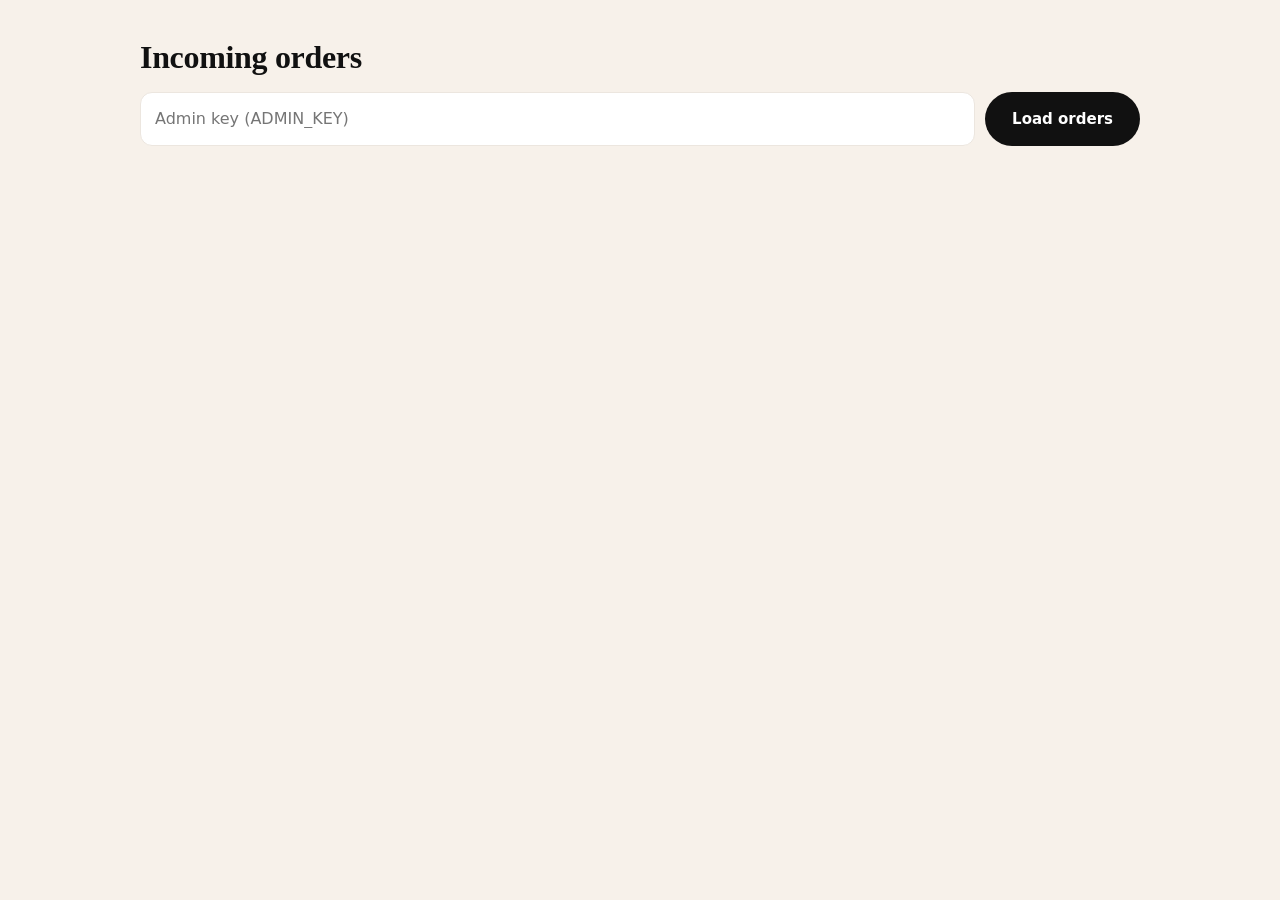
<file: nescafe-cafe/static/admin.html>
<!doctype html>
<html lang="en">
<head>
  <meta charset="utf-8">
  <meta name="viewport" content="width=device-width, initial-scale=1">
  <meta name="robots" content="noindex">
  <title>Orders · Nescafe Web Cafe</title>
  <link rel="stylesheet" href="css/style.css">
  <style>
    body { background: var(--cream); }
    .wrap { width: min(1000px, 100% - 32px); margin: 40px auto; }
    .login { display: flex; gap: 10px; margin-bottom: 24px; flex-wrap: wrap; }
    .login input { flex: 1; min-width: 200px; padding: 12px 14px; border-radius: 12px; border: 1.5px solid var(--line); font: inherit; }
    .order { background: #fff; border-radius: 16px; padding: 20px 22px; margin-bottom: 14px; box-shadow: var(--shadow); }
    .order header { display: flex; justify-content: space-between; gap: 10px; flex-wrap: wrap; margin-bottom: 8px; }
    .order ul { margin: 8px 0; padding-left: 18px; }
    .pill { background: var(--ink); color: #fff; border-radius: 999px; padding: 2px 10px; font-size: 12px; text-transform: uppercase; }
  </style>
</head>
<body>
  <div class="wrap">
    <h1>Incoming orders</h1>
    <form class="login" id="login">
      <input type="password" id="key" placeholder="Admin key (ADMIN_KEY)" required>
      <button class="btn btn-dark">Load orders</button>
    </form>
    <p class="muted" id="msg"></p>
    <div id="list"></div>
  </div>
  <script>
    const esc = (s) => String(s).replace(/[&<>"']/g, (c) => ({ "&": "&amp;", "<": "&lt;", ">": "&gt;", '"': "&quot;", "'": "&#39;" }[c]));
    async function load() {
      const key = document.getElementById("key").value;
      const res = await fetch("/api/orders", { headers: { "X-Admin-Key": key } });
      const data = await res.json();
      const msg = document.getElementById("msg");
      if (!res.ok) { msg.textContent = data.error; return; }
      msg.textContent = `${data.length} order(s). Auto-refreshing every 15s.`;
      document.getElementById("list").innerHTML = data.map((o) => `
        <article class="order">
          <header><strong>${esc(o.orderId)} · ${esc(o.customer.name)} · ${esc(o.customer.phone)}</strong>
            <span><span class="pill">${esc(o.customer.mode)}</span> ${new Date(o.createdAt).toLocaleString()}</span></header>
          ${o.customer.address ? `<div>📍 ${esc(o.customer.address)}</div>` : ""}
          <ul>${o.items.map((i) => `<li>${i.qty} × ${esc(i.name)} (${esc(i.size)}) — ${esc(o.currency)}${i.lineTotal.toFixed(2)}</li>`).join("")}</ul>
          ${o.customer.notes ? `<div class="muted">Note: ${esc(o.customer.notes)}</div>` : ""}
          <strong>Total: ${esc(o.currency)}${o.total.toFixed(2)}</strong>
        </article>`).join("");
    }
    let timer;
    document.getElementById("login").addEventListener("submit", (e) => {
      e.preventDefault(); load(); clearInterval(timer); timer = setInterval(load, 15000);
    });
  </script>
</body>
</html>
</file>
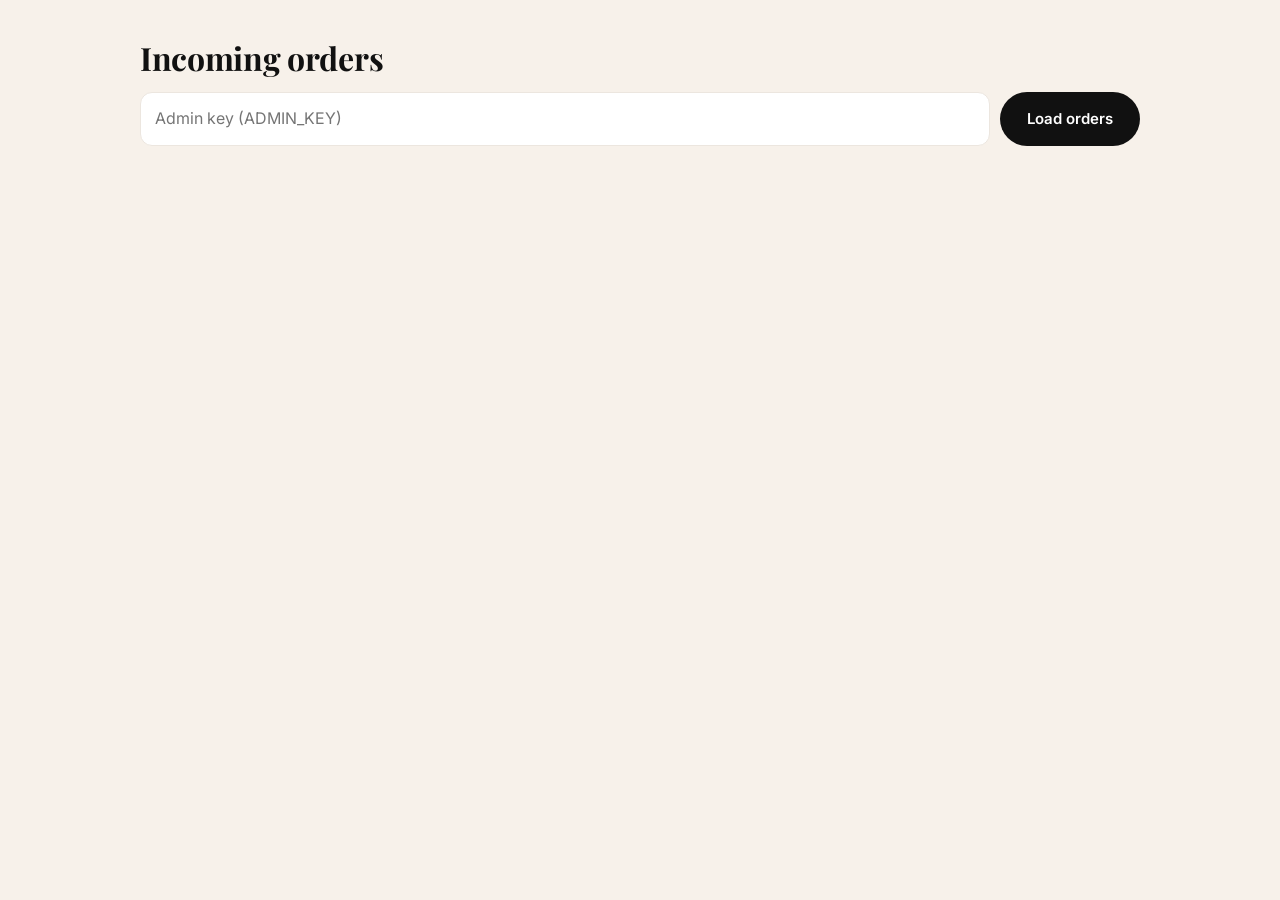
<file: webcafe/static/admin.html>
<!doctype html>
<html lang="en">
<head>
  <meta charset="utf-8">
  <meta name="viewport" content="width=device-width, initial-scale=1">
  <meta name="robots" content="noindex">
  <title>Orders · WebCafe</title>
  <link href="https://fonts.googleapis.com/css2?family=Playfair+Display:wght@600;700&family=Inter:wght@400;500;600;700&display=swap" rel="stylesheet">
  <link rel="stylesheet" href="css/style.css">
  <link rel="icon" href="img/favicon.svg" type="image/svg+xml">
  <style>
    body { background: var(--cream); }
    .wrap { width: min(1000px, 100% - 32px); margin: 40px auto; }
    .login { display: flex; gap: 10px; margin-bottom: 24px; flex-wrap: wrap; }
    .login input { flex: 1; min-width: 200px; padding: 12px 14px; border-radius: 12px; border: 1.5px solid var(--line); font: inherit; }
    .order { background: #fff; border-radius: 16px; padding: 20px 22px; margin-bottom: 14px; box-shadow: var(--shadow); }
    .order header { display: flex; justify-content: space-between; gap: 10px; flex-wrap: wrap; margin-bottom: 8px; }
    .order ul { margin: 8px 0; padding-left: 18px; }
    
    .pill.paid { background: #2e7d32; }
    .pill { background: var(--ink); color: #fff; border-radius: 999px; padding: 2px 10px; font-size: 12px; text-transform: uppercase; }
  </style>
</head>
<body>
  <div class="wrap">
    <h1>Incoming orders</h1>
    <form class="login" id="login">
      <input type="password" id="key" placeholder="Admin key (ADMIN_KEY)" required>
      <button class="btn btn-dark">Load orders</button>
    </form>
    <p class="muted" id="msg"></p>
    <div id="list"></div>
  </div>
  <script>
    const esc = (s) => String(s).replace(/[&<>"']/g, (c) => ({ "&": "&amp;", "<": "&lt;", ">": "&gt;", '"': "&quot;", "'": "&#39;" }[c]));
    async function load() {
      const key = document.getElementById("key").value;
      const res = await fetch("/api/orders", { headers: { "X-Admin-Key": key } });
      const data = await res.json();
      const msg = document.getElementById("msg");
      if (!res.ok) { msg.textContent = data.error; return; }
      msg.textContent = `${data.length} order(s). Auto-refreshing every 15s.`;
      document.getElementById("list").innerHTML = data.map((o) => `
        <article class="order">
          <header><strong>${esc(o.orderId)} · ${esc(o.customer.name)} · ${esc(o.customer.phone)}</strong>
            <span><span class="pill ${o.status === "paid" ? "paid" : ""}">${esc(o.status.replace("_", " "))}</span> <span class="pill">${esc(o.customer.mode)}</span> ${new Date(o.createdAt).toLocaleString()}</span></header>
          <div>✉️ ${esc(o.customer.email || "")}</div>
          ${o.customer.address ? `<div>📍 ${esc(o.customer.address)}</div>` : ""}
          <ul>${o.items.map((i) => `<li>${i.qty} × ${esc(i.name)}${i.sizeLabel ? ` (${esc(i.sizeLabel)})` : ""} — ${esc(o.currency)}${i.lineTotal.toFixed(2)}</li>`).join("")}</ul>
          ${o.customer.notes ? `<div class="muted">Note: ${esc(o.customer.notes)}</div>` : ""}
          <strong>Total: ${esc(o.currency)}${o.total.toFixed(2)}</strong>
        </article>`).join("");
    }
    let timer;
    document.getElementById("login").addEventListener("submit", (e) => {
      e.preventDefault(); load(); clearInterval(timer); timer = setInterval(load, 15000);
    });
  </script>
</body>
</html>
</file>
<file: nescafe-cafe/static/css/style.css>
:root {
  --bg: #ffffff;
  --ink: #111111;
  --ink-2: #3a3330;
  --muted: #7a706a;
  --brown: #6f4325;
  --brown-2: #8b5a35;
  --cream: #f7f1ea;
  --line: #ece6df;
  --radius: 20px;
  --shadow: 0 10px 30px rgba(40, 24, 12, .08);
  --shadow-lg: 0 24px 60px rgba(40, 24, 12, .16);
  --ease: cubic-bezier(.22, .8, .25, 1);
}

* { box-sizing: border-box; }
html { scroll-behavior: smooth; }
body {
  margin: 0;
  background: var(--bg);
  color: var(--ink);
  font: 16px/1.6 "Inter", system-ui, -apple-system, sans-serif;
  -webkit-font-smoothing: antialiased;
}
body.locked { overflow: hidden; }
img, svg { display: block; max-width: 100%; }
a { color: inherit; text-decoration: none; }
button { font: inherit; cursor: pointer; }
h1, h2, h3 { font-family: "Playfair Display", Georgia, serif; line-height: 1.12; margin: 0 0 .5em; letter-spacing: -.01em; }
h2 { font-size: clamp(30px, 4vw, 46px); }
.container { width: min(1200px, 100% - 32px); margin-inline: auto; }
.eyebrow { text-transform: uppercase; letter-spacing: .18em; font-size: 12px; font-weight: 600; color: var(--brown); margin: 0 0 12px; }
.muted { color: var(--muted); }
.small { font-size: 13px; }
.center { text-align: center; }

/* Buttons */
.btn {
  display: inline-flex; align-items: center; justify-content: center; gap: 8px;
  padding: 14px 26px; border-radius: 999px; border: 1.5px solid transparent;
  font-weight: 600; font-size: 15px; transition: transform .25s var(--ease), background .25s, color .25s, box-shadow .25s;
}
.btn:hover { transform: translateY(-2px); }
.btn:active { transform: translateY(0) scale(.98); }
.btn-dark { background: var(--ink); color: #fff; }
.btn-dark:hover { background: var(--brown); box-shadow: 0 10px 24px rgba(111, 67, 37, .3); }
.btn-ghost { border-color: var(--ink); color: var(--ink); background: transparent; }
.btn-ghost:hover { background: var(--ink); color: #fff; }
.btn-light { background: #fff; color: var(--ink); }
.btn-light:hover { background: var(--cream); }
.btn.block { width: 100%; }
.btn[disabled] { opacity: .6; pointer-events: none; }

/* Nav */
.nav { position: sticky; top: 0; z-index: 40; background: rgba(255, 255, 255, .86); backdrop-filter: blur(14px); border-bottom: 1px solid transparent; transition: border-color .3s, box-shadow .3s; }
.nav.scrolled { border-color: var(--line); box-shadow: 0 4px 20px rgba(0, 0, 0, .04); }
.nav-inner { display: flex; align-items: center; justify-content: space-between; height: 72px; gap: 16px; }
.logo { display: flex; align-items: center; gap: 10px; }
.logo-mark { width: 40px; height: 40px; border-radius: 50%; background: var(--ink); color: #fff; display: grid; place-items: center; font-family: "Playfair Display", serif; font-weight: 700; font-size: 20px; }
.logo-text { font-family: "Playfair Display", serif; font-weight: 700; font-size: 20px; letter-spacing: .08em; line-height: 1; display: flex; flex-direction: column; }
.logo-text small { font-family: "Inter", sans-serif; font-size: 10px; letter-spacing: .32em; color: var(--brown); font-weight: 600; margin-top: 4px; text-transform: uppercase; }
.logo-text.light { color: #fff; }
.logo-text.light small { color: #c9a27f; }
.nav-links { display: flex; gap: 32px; font-weight: 500; font-size: 15px; }
.nav-links a { position: relative; padding: 4px 0; }
.nav-links a::after { content: ""; position: absolute; left: 0; bottom: -2px; height: 2px; width: 100%; background: var(--brown); transform: scaleX(0); transform-origin: right; transition: transform .3s var(--ease); }
.nav-links a:hover::after { transform: scaleX(1); transform-origin: left; }
.cart-btn { display: flex; align-items: center; gap: 8px; background: var(--ink); color: #fff; border: 0; padding: 10px 16px; border-radius: 999px; font-weight: 600; transition: background .25s; }
.cart-btn:hover { background: var(--brown); }
.cart-count { min-width: 22px; height: 22px; border-radius: 999px; background: #fff; color: var(--ink); font-size: 12px; display: grid; place-items: center; padding: 0 6px; }
.cart-count.bump { animation: bump .5s var(--ease); }
@keyframes bump { 40% { transform: scale(1.45); } }

/* Hero */
.hero { padding: 56px 0 72px; overflow: hidden; }
.hero-grid { display: grid; grid-template-columns: 1.05fr 1fr; align-items: center; gap: 40px; }
.hero h1 { font-size: clamp(42px, 6.4vw, 80px); }
.hero h1 em { font-style: italic; color: var(--brown); }
.lead { font-size: 18px; color: var(--ink-2); max-width: 520px; }
.hero-cta { display: flex; gap: 12px; flex-wrap: wrap; margin: 28px 0 40px; }
.hero-stats { list-style: none; padding: 0; margin: 0; display: flex; gap: 36px; flex-wrap: wrap; }
.hero-stats strong { display: block; font-family: "Playfair Display", serif; font-size: 28px; }
.hero-stats span { font-size: 13px; color: var(--muted); }
.hero-art { position: relative; aspect-ratio: 1; max-width: 560px; justify-self: center; width: 100%; }
.hero-ring { position: absolute; inset: 6%; border-radius: 50%; background: radial-gradient(circle at 50% 55%, #fff 0 52%, var(--cream) 53% 100%); border: 1px solid var(--line); animation: spin 40s linear infinite; }
.hero-ring::before { content: ""; position: absolute; inset: -14px; border-radius: 50%; border: 1.5px dashed #d9c6b4; }
@keyframes spin { to { transform: rotate(360deg); } }
.hero-cup { position: absolute; inset: 8%; animation: float 6s ease-in-out infinite; filter: drop-shadow(0 30px 30px rgba(60, 35, 15, .12)); }
@keyframes float { 50% { transform: translateY(-14px); } }
.hero-badge { position: absolute; right: 2%; bottom: 14%; background: #fff; border-radius: 16px; padding: 12px 18px; box-shadow: var(--shadow-lg); display: flex; flex-direction: column; animation: float 6s ease-in-out infinite reverse; }
.hero-badge strong { font-family: "Playfair Display", serif; font-size: 24px; color: var(--brown); }
.hero-badge span { font-size: 12px; color: var(--muted); }
.bean { position: absolute; width: 26px; height: 36px; border-radius: 50%; background: linear-gradient(135deg, #7a4a2a, #3a1f10); box-shadow: inset -3px -3px 6px rgba(0, 0, 0, .3); animation: drift 8s ease-in-out infinite; }
.bean::after { content: ""; position: absolute; left: 50%; top: 12%; bottom: 12%; width: 3px; margin-left: -1.5px; border-radius: 3px; background: #2a150a; transform: rotate(8deg); }
.b1 { top: 6%; left: 8%; transform: rotate(-30deg); }
.b2 { top: 18%; right: 4%; transform: rotate(40deg) scale(.8); animation-delay: -2s; }
.b3 { bottom: 10%; left: 4%; transform: rotate(20deg) scale(.7); animation-delay: -4s; }
.b4 { bottom: 34%; right: -2%; transform: rotate(-60deg) scale(.6); animation-delay: -6s; }
@keyframes drift { 50% { translate: 0 -18px; rotate: 25deg; } }

/* Drink SVG animation */
.drink .steam path { stroke-dasharray: 140; stroke-dashoffset: 140; animation: steam 3.2s ease-in-out infinite; }
.drink .steam .s2 { animation-delay: .6s; }
.drink .steam .s3 { animation-delay: 1.2s; }
@keyframes steam {
  0% { stroke-dashoffset: 140; opacity: 0; transform: translateY(10px); }
  35% { opacity: .9; }
  100% { stroke-dashoffset: -140; opacity: 0; transform: translateY(-16px); }
}
.drink .ice { animation: bob 4s ease-in-out infinite; transform-box: fill-box; transform-origin: center; }
.drink .ice.i1 { animation-delay: -1s; } .drink .ice.i2 { animation-delay: -2s; }
.drink .ice.i3 { animation-delay: -3s; } .drink .ice.i4 { animation-delay: -1.5s; }
@keyframes bob { 50% { transform: translateY(-5px) rotate(4deg); } }
.drink .drizzle { stroke-dasharray: 600; stroke-dashoffset: 600; animation: draw 2.2s .4s var(--ease) forwards; }
@keyframes draw { to { stroke-dashoffset: 0; } }

/* Marquee */
.marquee { background: var(--ink); color: #fff; overflow: hidden; padding: 18px 0; }
.marquee-track { display: flex; gap: 32px; width: max-content; animation: marquee 30s linear infinite; font-family: "Playfair Display", serif; font-size: 22px; font-style: italic; white-space: nowrap; }
.marquee-track span:nth-child(even) { color: #c9a27f; font-style: normal; }
@keyframes marquee { to { transform: translateX(-50%); } }

/* Sections */
.section { padding: 96px 0; }
.section-head { text-align: center; max-width: 640px; margin: 0 auto 40px; }
.filters { display: flex; justify-content: center; gap: 10px; flex-wrap: wrap; margin-bottom: 40px; }
.chip { border: 1.5px solid var(--line); background: #fff; padding: 10px 20px; border-radius: 999px; font-weight: 500; color: var(--ink-2); transition: all .25s var(--ease); }
.chip:hover { border-color: var(--ink); }
.chip.active { background: var(--ink); color: #fff; border-color: var(--ink); }

/* Product grid */
.grid { display: grid; grid-template-columns: repeat(auto-fill, minmax(260px, 1fr)); gap: 28px; }
.card {
  background: #fff; border: 1px solid var(--line); border-radius: var(--radius); overflow: hidden;
  display: flex; flex-direction: column; transition: transform .45s var(--ease), box-shadow .45s var(--ease), border-color .3s;
  animation: cardIn .6s var(--ease) both;
}
@keyframes cardIn { from { opacity: 0; transform: translateY(24px); } }
.card:hover { transform: translateY(-8px); box-shadow: var(--shadow-lg); border-color: transparent; }
.card-art { position: relative; background: #fff; aspect-ratio: 1 / .92; padding: 18px 26px 4px; cursor: pointer; border: 0; width: 100%; }
.card-art .drink { width: 100%; height: 100%; transition: transform .6s var(--ease); }
.card:hover .card-art .drink { transform: scale(1.07) rotate(-2deg); }
.badge { position: absolute; top: 16px; left: 16px; background: var(--ink); color: #fff; font-size: 11px; font-weight: 600; letter-spacing: .06em; text-transform: uppercase; padding: 6px 10px; border-radius: 999px; }
.badge.alt { background: var(--brown); }
.card-body { padding: 18px 22px 22px; display: flex; flex-direction: column; gap: 10px; flex: 1; border-top: 1px solid var(--line); }
.card-top { display: flex; justify-content: space-between; align-items: baseline; gap: 10px; }
.card h3 { font-size: 22px; margin: 0; }
.price { font-weight: 700; font-size: 18px; color: var(--brown); white-space: nowrap; }
.card p { margin: 0; font-size: 14px; color: var(--muted); }
.tags { display: flex; flex-wrap: wrap; gap: 6px; margin-top: 2px; }
.tags span { font-size: 12px; background: var(--cream); color: var(--ink-2); padding: 4px 10px; border-radius: 999px; }
.card-actions { margin-top: auto; padding-top: 8px; display: flex; gap: 8px; }
.card-actions .btn { padding: 11px 16px; font-size: 14px; flex: 1; }
.card-actions .btn-ghost { flex: 0 0 auto; }

/* Why */
.why { background: var(--cream); }
.features { display: grid; grid-template-columns: repeat(4, 1fr); gap: 22px; }
.feature { background: #fff; border-radius: var(--radius); padding: 30px 26px; box-shadow: var(--shadow); transition: transform .4s var(--ease); }
.feature:hover { transform: translateY(-6px); }
.feature-icon { width: 52px; height: 52px; border-radius: 14px; background: var(--ink); color: #fff; display: grid; place-items: center; font-size: 24px; margin-bottom: 16px; }
.feature h3 { font-size: 21px; }
.feature p { color: var(--muted); margin: 0; font-size: 15px; }
.testimonials { display: grid; grid-template-columns: repeat(3, 1fr); gap: 22px; margin-top: 48px; }
blockquote { margin: 0; background: #fff; border-radius: var(--radius); padding: 28px; font-family: "Playfair Display", serif; font-size: 19px; font-style: italic; border-left: 4px solid var(--brown); }
cite { display: block; margin-top: 14px; font-family: "Inter", sans-serif; font-style: normal; font-size: 13px; font-weight: 600; color: var(--muted); }

.band { background: linear-gradient(120deg, #1a100a, var(--brown)); color: #fff; padding: 64px 0; }
.band-inner { display: flex; align-items: center; justify-content: space-between; gap: 24px; flex-wrap: wrap; }
.band h2 { margin: 0; max-width: 640px; font-size: clamp(26px, 3.4vw, 40px); }

.visit-grid { display: grid; grid-template-columns: 1.2fr 1fr; gap: 40px; align-items: center; }
.hours { background: var(--ink); color: #fff; border-radius: var(--radius); padding: 34px; }
.hours dl { display: grid; grid-template-columns: 1fr auto; gap: 12px 20px; margin: 0; }
.hours dt { color: #cbbfb5; }
.hours dd { margin: 0; font-weight: 600; }

.footer { background: #0c0b0a; color: #a39a93; padding: 34px 0; font-size: 14px; }
.footer-inner { display: flex; justify-content: space-between; align-items: center; gap: 16px; flex-wrap: wrap; }
.footer p { margin: 0; }

/* Overlays */
.overlay { position: fixed; inset: 0; z-index: 60; background: rgba(12, 8, 5, .5); backdrop-filter: blur(4px); display: grid; place-items: center; padding: 16px; animation: fade .3s ease; }
.overlay[hidden] { display: none; }
@keyframes fade { from { opacity: 0; } }
.close { position: absolute; top: 14px; right: 14px; width: 40px; height: 40px; border-radius: 50%; border: 0; background: #fff; box-shadow: var(--shadow); font-size: 24px; line-height: 1; z-index: 2; transition: transform .3s var(--ease); }
.close:hover { transform: rotate(90deg); }

.modal { position: relative; background: #fff; border-radius: 26px; width: min(920px, 100%); max-height: calc(100vh - 32px); overflow: auto; display: grid; grid-template-columns: 1fr 1fr; animation: pop .45s var(--ease); }
@keyframes pop { from { opacity: 0; transform: translateY(30px) scale(.97); } }
.modal-art { background: #fff; padding: 40px; display: grid; place-items: center; border-right: 1px solid var(--line); }
.modal-art .drink { width: 100%; animation: float 6s ease-in-out infinite; }
.modal-body { padding: 44px 36px 32px; }
.modal-body h2 { font-size: 34px; }
.modal-body h4 { margin: 22px 0 10px; font-size: 13px; text-transform: uppercase; letter-spacing: .12em; }
.ingredients { list-style: none; padding: 0; margin: 0; display: flex; flex-wrap: wrap; gap: 8px; }
.ingredients li { background: var(--cream); padding: 6px 12px; border-radius: 999px; font-size: 14px; }
.sizes { display: grid; grid-template-columns: repeat(3, 1fr); gap: 10px; }
.size { border: 1.5px solid var(--line); background: #fff; border-radius: 14px; padding: 10px 6px; text-align: center; transition: all .2s; }
.size strong { display: block; font-size: 15px; }
.size span { font-size: 12px; color: var(--muted); }
.size.active { border-color: var(--ink); background: var(--ink); color: #fff; }
.size.active span { color: #d8cdc4; }
.modal-actions { display: flex; gap: 12px; margin-top: 26px; align-items: center; }
.grow { flex: 1; }
.qty { display: flex; align-items: center; border: 1.5px solid var(--line); border-radius: 999px; }
.qty button { width: 40px; height: 44px; border: 0; background: none; font-size: 20px; }
.qty span { min-width: 24px; text-align: center; font-weight: 600; }
.qty.sm button { width: 32px; height: 32px; font-size: 16px; }

/* Drawer */
.drawer-overlay { place-items: stretch end; padding: 0; }
.drawer { position: relative; background: #fff; width: min(440px, 100vw); height: 100%; display: flex; flex-direction: column; animation: slideIn .45s var(--ease); }
@keyframes slideIn { from { transform: translateX(100%); } }
.drawer-head { padding: 22px 24px; border-bottom: 1px solid var(--line); }
.drawer-head h2 { font-size: 28px; margin: 0; }
.drawer-step { padding: 20px 24px 28px; overflow: auto; flex: 1; display: flex; flex-direction: column; }
.drawer-step[hidden] { display: none; }
.cart-items { display: flex; flex-direction: column; gap: 14px; flex: 1; }
.cart-item { display: grid; grid-template-columns: 72px 1fr auto; gap: 12px; align-items: center; padding-bottom: 14px; border-bottom: 1px solid var(--line); animation: cardIn .4s var(--ease) both; }
.cart-item .thumb { width: 72px; height: 72px; border-radius: 14px; border: 1px solid var(--line); padding: 4px; background: #fff; }
.cart-item h4 { margin: 0; font-size: 15px; }
.cart-item small { color: var(--muted); }
.cart-item .right { display: flex; flex-direction: column; align-items: flex-end; gap: 6px; }
.remove { border: 0; background: none; color: var(--muted); font-size: 12px; text-decoration: underline; padding: 0; }
.empty { text-align: center; margin: auto; padding: 40px 0; color: var(--muted); }
.empty .drink { width: 160px; margin: 0 auto 12px; opacity: .9; }
.totals, .cart-summary { margin-top: 18px; }
.row { display: flex; justify-content: space-between; padding: 4px 0; font-size: 15px; }
.row.total { font-weight: 700; font-size: 19px; border-top: 1px solid var(--line); margin-top: 8px; padding-top: 12px; }
.cart-summary .btn { margin-top: 16px; }
.note { font-size: 13px; color: var(--brown); margin: 6px 0 0; }

.checkout { gap: 14px; }
.link-back { border: 0; background: none; padding: 0; color: var(--muted); align-self: flex-start; }
.seg { display: grid; grid-template-columns: 1fr 1fr; background: var(--cream); border-radius: 999px; padding: 4px; }
.seg input { position: absolute; opacity: 0; pointer-events: none; }
.seg span { display: block; text-align: center; padding: 10px; border-radius: 999px; font-weight: 600; cursor: pointer; transition: all .25s; }
.seg input:checked + span { background: var(--ink); color: #fff; }
.seg input:focus-visible + span { outline: 2px solid var(--brown); }
.field { display: flex; flex-direction: column; gap: 6px; font-size: 13px; font-weight: 600; color: var(--ink-2); }
.field[hidden] { display: none; }
.field input, .field textarea { font: inherit; font-weight: 400; font-size: 15px; padding: 12px 14px; border: 1.5px solid var(--line); border-radius: 12px; resize: vertical; transition: border-color .2s; }
.field input:focus, .field textarea:focus { outline: none; border-color: var(--brown); }
.form-error { color: #b42318; font-size: 14px; margin: 0; min-height: 1em; }

.success { text-align: center; justify-content: center; align-items: center; }
.check svg { width: 96px; height: 96px; margin: 0 auto 16px; }
.check circle { stroke: var(--brown); stroke-width: 2.5; stroke-dasharray: 160; stroke-dashoffset: 160; animation: drawc .6s ease forwards; }
.check path { stroke: var(--brown); stroke-width: 3.5; stroke-linecap: round; stroke-linejoin: round; stroke-dasharray: 40; stroke-dashoffset: 40; animation: drawc .4s .5s ease forwards; }
@keyframes drawc { to { stroke-dashoffset: 0; } }
.order-id { font-family: "Playfair Display", serif; font-size: 26px; font-weight: 700; margin: 4px 0 24px; }

.toast { position: fixed; left: 50%; bottom: 28px; transform: translate(-50%, calc(100% + 40px)); visibility: hidden; background: var(--ink); color: #fff; padding: 14px 22px; border-radius: 999px; font-weight: 500; z-index: 80; transition: transform .45s var(--ease), visibility .45s; box-shadow: var(--shadow-lg); max-width: calc(100% - 32px); }
.toast.show { transform: translate(-50%, 0); visibility: visible; }

/* Reveal on scroll */
.reveal { opacity: 0; transform: translateY(28px); transition: opacity .9s var(--ease), transform .9s var(--ease); }
.reveal.in { opacity: 1; transform: none; }

/* Responsive */
@media (max-width: 960px) {
  .hero-grid { grid-template-columns: 1fr; }
  .hero-art { max-width: 420px; order: -1; }
  .features { grid-template-columns: repeat(2, 1fr); }
  .testimonials { grid-template-columns: 1fr; }
  .visit-grid { grid-template-columns: 1fr; }
  .modal { grid-template-columns: 1fr; }
  .modal-art { border-right: 0; border-bottom: 1px solid var(--line); padding: 24px 60px 8px; }
}
@media (max-width: 640px) {
  .nav-links { display: none; }
  .hero { padding-top: 24px; }
  .hero-stats { gap: 22px; }
  .section { padding: 64px 0; }
  .features { grid-template-columns: 1fr; }
  .modal-body { padding: 28px 22px 24px; }
  .modal-actions { flex-direction: column; align-items: stretch; }
  .qty { justify-content: space-between; }
  .cart-btn span:not(.cart-count) { display: none; }
}
@media (prefers-reduced-motion: reduce) {
  *, *::before, *::after { animation-duration: .01ms !important; animation-iteration-count: 1 !important; transition-duration: .01ms !important; }
  .reveal { opacity: 1; transform: none; }
}
</file>
<file: webcafe/static/css/style.css>
:root {
  --bg: #ffffff;
  --ink: #111111;
  --ink-2: #3a3330;
  --muted: #7a706a;
  --brown: #6f4325;
  --brown-2: #8b5a35;
  --cream: #f7f1ea;
  --line: #ece6df;
  --radius: 20px;
  --shadow: 0 10px 30px rgba(40, 24, 12, .08);
  --shadow-lg: 0 24px 60px rgba(40, 24, 12, .16);
  --ease: cubic-bezier(.22, .8, .25, 1);
}

* { box-sizing: border-box; }
html { scroll-behavior: smooth; }
body {
  margin: 0;
  background: var(--bg);
  color: var(--ink);
  font: 16px/1.6 "Inter", system-ui, -apple-system, sans-serif;
  -webkit-font-smoothing: antialiased;
}
body.locked { overflow: hidden; }
img, svg { display: block; max-width: 100%; }
a { color: inherit; text-decoration: none; }
button { font: inherit; cursor: pointer; }
h1, h2, h3 { font-family: "Playfair Display", Georgia, serif; line-height: 1.12; margin: 0 0 .5em; letter-spacing: -.01em; }
h2 { font-size: clamp(30px, 4vw, 46px); }
.container { width: min(1200px, 100% - 32px); margin-inline: auto; }
.eyebrow { text-transform: uppercase; letter-spacing: .18em; font-size: 12px; font-weight: 600; color: var(--brown); margin: 0 0 12px; }
.muted { color: var(--muted); }
.small { font-size: 13px; }
.center { text-align: center; }

/* Buttons */
.btn {
  display: inline-flex; align-items: center; justify-content: center; gap: 8px;
  padding: 14px 26px; border-radius: 999px; border: 1.5px solid transparent;
  font-weight: 600; font-size: 15px; transition: transform .25s var(--ease), background .25s, color .25s, box-shadow .25s;
}
.btn:hover { transform: translateY(-2px); }
.btn:active { transform: translateY(0) scale(.98); }
.btn-dark { background: var(--ink); color: #fff; }
.btn-dark:hover { background: var(--brown); box-shadow: 0 10px 24px rgba(111, 67, 37, .3); }
.btn-ghost { border-color: var(--ink); color: var(--ink); background: transparent; }
.btn-ghost:hover { background: var(--ink); color: #fff; }
.btn-light { background: #fff; color: var(--ink); }
.btn-light:hover { background: var(--cream); }
.btn.block { width: 100%; }
.btn[disabled] { opacity: .6; pointer-events: none; }

/* Nav */
.nav { position: sticky; top: 0; z-index: 40; background: rgba(255, 255, 255, .86); backdrop-filter: blur(14px); border-bottom: 1px solid transparent; transition: border-color .3s, box-shadow .3s; }
.nav.scrolled { border-color: var(--line); box-shadow: 0 4px 20px rgba(0, 0, 0, .04); }
.nav-inner { display: flex; align-items: center; justify-content: space-between; height: 72px; gap: 16px; }
.logo { display: flex; align-items: center; gap: 10px; }
.logo-emblem { width: 44px; height: 44px; flex: none; transition: transform .6s var(--ease); }
.logo:hover .logo-emblem { transform: rotate(-20deg); }
.logo-word { position: relative; display: flex; flex-direction: column; line-height: 1; }
.logo-word .wm { position: relative; font-family: "Playfair Display", serif; font-weight: 700; font-size: 25px; letter-spacing: -.01em; }
.logo-word .wm em { color: var(--brown); font-style: italic; }
.logo-word small { position: relative; font-size: 9.5px; letter-spacing: .3em; color: var(--brown); font-weight: 600; margin-top: 5px; text-transform: uppercase; }
.logo-watermark { position: absolute; right: -14px; top: 50%; width: 44px; height: 60px; transform: translateY(-50%); color: var(--brown); opacity: .13; pointer-events: none; }
.logo.light .logo-word .wm { color: #fff; }
.logo.light .logo-word .wm em, .logo.light .logo-word small { color: #c9a27f; }
.logo.light small { letter-spacing: .14em; }
.nav-links { display: flex; gap: 32px; font-weight: 500; font-size: 15px; }
.nav-links a { position: relative; padding: 4px 0; }
.nav-links a::after { content: ""; position: absolute; left: 0; bottom: -2px; height: 2px; width: 100%; background: var(--brown); transform: scaleX(0); transform-origin: right; transition: transform .3s var(--ease); }
.nav-links a:hover::after { transform: scaleX(1); transform-origin: left; }
.cart-btn { display: flex; align-items: center; gap: 8px; background: var(--ink); color: #fff; border: 0; padding: 10px 16px; border-radius: 999px; font-weight: 600; transition: background .25s; }
.cart-btn:hover { background: var(--brown); }
.cart-count { min-width: 22px; height: 22px; border-radius: 999px; background: #fff; color: var(--ink); font-size: 12px; display: grid; place-items: center; padding: 0 6px; }
.cart-count.bump { animation: bump .5s var(--ease); }
@keyframes bump { 40% { transform: scale(1.45); } }

/* Hero */
.hero { position: relative; padding: 56px 0 72px; overflow: hidden; }
.hero-watermark { position: absolute; left: -90px; top: 40px; width: 380px; color: var(--brown); opacity: .05; pointer-events: none; animation: drift 14s ease-in-out infinite; }
.hero-grid { position: relative; }
.hero-grid { display: grid; grid-template-columns: 1.05fr 1fr; align-items: center; gap: 40px; }
.hero h1 { font-size: clamp(42px, 6.4vw, 80px); }
.hero h1 em { font-style: italic; color: var(--brown); }
.lead { font-size: 18px; color: var(--ink-2); max-width: 520px; }
.hero-cta { display: flex; gap: 12px; flex-wrap: wrap; margin: 28px 0 40px; }
.hero-stats { list-style: none; padding: 0; margin: 0; display: flex; gap: 36px; flex-wrap: wrap; }
.hero-stats strong { display: block; font-family: "Playfair Display", serif; font-size: 28px; }
.hero-stats span { font-size: 13px; color: var(--muted); }
.hero-art { position: relative; aspect-ratio: 1; max-width: 560px; justify-self: center; width: 100%; }
.hero-ring { position: absolute; inset: 6%; border-radius: 50%; background: radial-gradient(circle at 50% 55%, #fff 0 52%, var(--cream) 53% 100%); border: 1px solid var(--line); animation: spin 40s linear infinite; }
.hero-ring::before { content: ""; position: absolute; inset: -14px; border-radius: 50%; border: 1.5px dashed #d9c6b4; }
@keyframes spin { to { transform: rotate(360deg); } }
.hero-cup { position: absolute; inset: 8%; animation: float 6s ease-in-out infinite; filter: drop-shadow(0 30px 30px rgba(60, 35, 15, .12)); }
@keyframes float { 50% { transform: translateY(-14px); } }
.hero-badge { z-index: 2; position: absolute; right: 2%; bottom: 14%; background: #fff; border-radius: 16px; padding: 12px 18px; box-shadow: var(--shadow-lg); display: flex; flex-direction: column; animation: float 6s ease-in-out infinite reverse; }
.hero-badge strong { font-family: "Playfair Display", serif; font-size: 24px; color: var(--brown); }
.hero-badge span { font-size: 12px; color: var(--muted); }
.bean { position: absolute; width: 26px; height: 36px; border-radius: 50%; background: linear-gradient(135deg, #7a4a2a, #3a1f10); box-shadow: inset -3px -3px 6px rgba(0, 0, 0, .3); animation: drift 8s ease-in-out infinite; }
.bean::after { content: ""; position: absolute; left: 50%; top: 12%; bottom: 12%; width: 3px; margin-left: -1.5px; border-radius: 3px; background: #2a150a; transform: rotate(8deg); }
.b1 { top: 6%; left: 8%; transform: rotate(-30deg); }
.b2 { top: 18%; right: 4%; transform: rotate(40deg) scale(.8); animation-delay: -2s; }
.b3 { bottom: 10%; left: 4%; transform: rotate(20deg) scale(.7); animation-delay: -4s; }
.b4 { bottom: 34%; right: -2%; transform: rotate(-60deg) scale(.6); animation-delay: -6s; }
@keyframes drift { 50% { translate: 0 -18px; rotate: 25deg; } }

/* Drink SVG animation */
.drink .steam path { stroke-dasharray: 140; stroke-dashoffset: 140; animation: steam 3.2s ease-in-out infinite; }
.drink .steam .s2 { animation-delay: .6s; }
.drink .steam .s3 { animation-delay: 1.2s; }
@keyframes steam {
  0% { stroke-dashoffset: 140; opacity: 0; transform: translateY(10px); }
  35% { opacity: .9; }
  100% { stroke-dashoffset: -140; opacity: 0; transform: translateY(-16px); }
}
.drink .ice { animation: bob 4s ease-in-out infinite; transform-box: fill-box; transform-origin: center; }
.drink .ice.i1 { animation-delay: -1s; } .drink .ice.i2 { animation-delay: -2s; }
.drink .ice.i3 { animation-delay: -3s; } .drink .ice.i4 { animation-delay: -1.5s; }
@keyframes bob { 50% { transform: translateY(-5px) rotate(4deg); } }
.drink .drizzle { stroke-dasharray: 600; stroke-dashoffset: 600; animation: draw 2.2s .4s var(--ease) forwards; }
@keyframes draw { to { stroke-dashoffset: 0; } }

/* Marquee */
.marquee { background: var(--ink); color: #fff; overflow: hidden; padding: 18px 0; }
.marquee-track { display: flex; gap: 32px; width: max-content; animation: marquee 30s linear infinite; font-family: "Playfair Display", serif; font-size: 22px; font-style: italic; white-space: nowrap; }
.marquee-track span:nth-child(even) { color: #c9a27f; font-style: normal; }
@keyframes marquee { to { transform: translateX(-50%); } }

/* Sections */
.section { padding: 96px 0; }
.section-head { text-align: center; max-width: 640px; margin: 0 auto 40px; }
.filters { display: flex; justify-content: center; gap: 10px; flex-wrap: wrap; margin-bottom: 40px; }
.chip { border: 1.5px solid var(--line); background: #fff; padding: 10px 20px; border-radius: 999px; font-weight: 500; color: var(--ink-2); transition: all .25s var(--ease); }
.chip:hover { border-color: var(--ink); }
.chip.active { background: var(--ink); color: #fff; border-color: var(--ink); }

/* Product grid */
.grid { display: grid; grid-template-columns: repeat(auto-fill, minmax(260px, 1fr)); gap: 28px; }
.card {
  background: #fff; border: 1px solid var(--line); border-radius: var(--radius); overflow: hidden;
  display: flex; flex-direction: column; transition: transform .45s var(--ease), box-shadow .45s var(--ease), border-color .3s;
  animation: cardIn .6s var(--ease) both;
}
@keyframes cardIn { from { opacity: 0; transform: translateY(24px); } }
.card:hover { transform: translateY(-8px); box-shadow: var(--shadow-lg); border-color: transparent; }
.card-art { position: relative; background: #fff; aspect-ratio: 1 / .92; padding: 18px 26px 4px; cursor: pointer; border: 0; width: 100%; }
.card-art .drink { width: 100%; height: 100%; transition: transform .6s var(--ease); }
.drink.photo { display: block; width: 100%; height: 100%; object-fit: contain; background: #fff; }
.hero-cup .photo { border-radius: 50%; object-fit: cover; }
.modal-art .photo { max-height: 420px; }
.thumb .photo { border-radius: 10px; }
.card:hover .card-art .drink { transform: scale(1.07) rotate(-2deg); }
.badge { position: absolute; top: 16px; left: 16px; background: var(--ink); color: #fff; font-size: 11px; font-weight: 600; letter-spacing: .06em; text-transform: uppercase; padding: 6px 10px; border-radius: 999px; }
.badge.alt { background: var(--brown); }
.card-body { padding: 18px 22px 22px; display: flex; flex-direction: column; gap: 10px; flex: 1; border-top: 1px solid var(--line); }
.card-top { display: flex; justify-content: space-between; align-items: baseline; gap: 10px; }
.card h3 { font-size: 22px; margin: 0; }
.price { font-weight: 700; font-size: 18px; color: var(--brown); white-space: nowrap; }
.card p { margin: 0; font-size: 14px; color: var(--muted); }
.tags { display: flex; flex-wrap: wrap; gap: 6px; margin-top: 2px; }
.tags span { font-size: 12px; background: var(--cream); color: var(--ink-2); padding: 4px 10px; border-radius: 999px; }
.card-actions { margin-top: auto; padding-top: 8px; display: flex; gap: 8px; }
.card-actions .btn { padding: 11px 16px; font-size: 14px; flex: 1; }
.card-actions .btn-ghost { flex: 0 0 auto; }

/* Why */
.why { background: var(--cream); }
.features { display: grid; grid-template-columns: repeat(4, 1fr); gap: 22px; }
.feature { background: #fff; border-radius: var(--radius); padding: 30px 26px; box-shadow: var(--shadow); transition: transform .4s var(--ease); }
.feature:hover { transform: translateY(-6px); }
.feature-icon { width: 52px; height: 52px; border-radius: 14px; background: var(--ink); color: #fff; display: grid; place-items: center; font-size: 24px; margin-bottom: 16px; }
.feature h3 { font-size: 21px; }
.feature p { color: var(--muted); margin: 0; font-size: 15px; }
.testimonials { display: grid; grid-template-columns: repeat(3, 1fr); gap: 22px; margin-top: 48px; }
blockquote { margin: 0; background: #fff; border-radius: var(--radius); padding: 28px; font-family: "Playfair Display", serif; font-size: 19px; font-style: italic; border-left: 4px solid var(--brown); }
cite { display: block; margin-top: 14px; font-family: "Inter", sans-serif; font-style: normal; font-size: 13px; font-weight: 600; color: var(--muted); }

.band { background: linear-gradient(120deg, #1a100a, var(--brown)); color: #fff; padding: 64px 0; }
.band-inner { display: flex; align-items: center; justify-content: space-between; gap: 24px; flex-wrap: wrap; }
.band h2 { margin: 0; max-width: 640px; font-size: clamp(26px, 3.4vw, 40px); }

.visit-grid { display: grid; grid-template-columns: 1.2fr 1fr; gap: 40px; align-items: center; }
.hours { background: var(--ink); color: #fff; border-radius: var(--radius); padding: 34px; }
.hours dl { display: grid; grid-template-columns: 1fr auto; gap: 12px 20px; margin: 0; }
.hours dt { color: #cbbfb5; }
.hours dd { margin: 0; font-weight: 600; }

.footer { background: #0c0b0a; color: #a39a93; padding: 34px 0; font-size: 14px; }
.footer-inner { display: flex; justify-content: space-between; align-items: center; gap: 16px; flex-wrap: wrap; }
.footer p { margin: 0; }

/* Overlays */
.overlay { position: fixed; inset: 0; z-index: 60; background: rgba(12, 8, 5, .5); backdrop-filter: blur(4px); display: grid; place-items: center; padding: 16px; animation: fade .3s ease; }
.overlay[hidden] { display: none; }
@keyframes fade { from { opacity: 0; } }
.close { position: absolute; top: 14px; right: 14px; width: 40px; height: 40px; border-radius: 50%; border: 0; background: #fff; box-shadow: var(--shadow); font-size: 24px; line-height: 1; z-index: 2; transition: transform .3s var(--ease); }
.close:hover { transform: rotate(90deg); }

.modal { position: relative; background: #fff; border-radius: 26px; width: min(920px, 100%); max-height: calc(100vh - 32px); overflow: auto; display: grid; grid-template-columns: 1fr 1fr; animation: pop .45s var(--ease); }
@keyframes pop { from { opacity: 0; transform: translateY(30px) scale(.97); } }
.modal-art { background: #fff; padding: 40px; display: grid; place-items: center; border-right: 1px solid var(--line); }
.modal-art .drink { width: 100%; animation: float 6s ease-in-out infinite; }
.modal-body { padding: 44px 36px 32px; }
.modal-body h2 { font-size: 34px; }
.modal-body h4 { margin: 22px 0 10px; font-size: 13px; text-transform: uppercase; letter-spacing: .12em; }
.ingredients { list-style: none; padding: 0; margin: 0; display: flex; flex-wrap: wrap; gap: 8px; }
.ingredients li { background: var(--cream); padding: 6px 12px; border-radius: 999px; font-size: 14px; }
.sizes { display: grid; grid-template-columns: repeat(3, 1fr); gap: 10px; }
.size { border: 1.5px solid var(--line); background: #fff; border-radius: 14px; padding: 10px 6px; text-align: center; transition: all .2s; }
.size strong { display: block; font-size: 15px; }
.size span { font-size: 12px; color: var(--muted); }
.size.active { border-color: var(--ink); background: var(--ink); color: #fff; }
.size.active span { color: #d8cdc4; }
.modal-actions { display: flex; gap: 12px; margin-top: 26px; align-items: center; }
.grow { flex: 1; }
.qty { display: flex; align-items: center; border: 1.5px solid var(--line); border-radius: 999px; }
.qty button { width: 40px; height: 44px; border: 0; background: none; font-size: 20px; }
.qty span { min-width: 24px; text-align: center; font-weight: 600; }
.qty.sm button { width: 32px; height: 32px; font-size: 16px; }

/* Drawer */
.drawer-overlay { place-items: stretch end; padding: 0; }
.drawer { position: relative; background: #fff; width: min(440px, 100vw); height: 100%; max-height: 100dvh; display: flex; flex-direction: column; animation: slideIn .45s var(--ease); }
@keyframes slideIn { from { transform: translateX(100%); } }
.drawer-head { padding: 22px 24px; border-bottom: 1px solid var(--line); }
.drawer-head h2 { font-size: 28px; margin: 0; }
.drawer-step { padding: 20px 24px 28px; overflow: auto; flex: 1; min-height: 0; display: flex; flex-direction: column; }
.drawer-step[hidden] { display: none; }
.cart-items { display: flex; flex-direction: column; gap: 14px; flex: 1; }
.cart-item { display: grid; grid-template-columns: 72px 1fr auto; gap: 12px; align-items: center; padding-bottom: 14px; border-bottom: 1px solid var(--line); animation: cardIn .4s var(--ease) both; }
.cart-item .thumb { width: 72px; height: 72px; border-radius: 14px; border: 1px solid var(--line); padding: 4px; background: #fff; }
.cart-item h4 { margin: 0; font-size: 15px; }
.cart-item small { color: var(--muted); }
.cart-item .right { display: flex; flex-direction: column; align-items: flex-end; gap: 6px; }
.remove { border: 0; background: none; color: var(--muted); font-size: 12px; text-decoration: underline; padding: 0; }
.empty { text-align: center; margin: auto; padding: 40px 0; color: var(--muted); }
.empty .drink { width: 160px; margin: 0 auto 12px; opacity: .9; }
.totals, .cart-summary { margin-top: 18px; }
.row { display: flex; justify-content: space-between; padding: 4px 0; font-size: 15px; }
.row.total { font-weight: 700; font-size: 19px; border-top: 1px solid var(--line); margin-top: 8px; padding-top: 12px; }
.cart-summary .btn { margin-top: 16px; }
.note { font-size: 13px; color: var(--brown); margin: 6px 0 0; }

.checkout { gap: 14px; }
.link-back { border: 0; background: none; padding: 0; color: var(--muted); align-self: flex-start; }
.seg { display: grid; grid-template-columns: 1fr 1fr; background: var(--cream); border-radius: 999px; padding: 4px; }
.seg input { position: absolute; opacity: 0; pointer-events: none; }
.seg span { display: block; text-align: center; padding: 10px; border-radius: 999px; font-weight: 600; cursor: pointer; transition: all .25s; }
.seg input:checked + span { background: var(--ink); color: #fff; }
.seg input:focus-visible + span { outline: 2px solid var(--brown); }
.field { display: flex; flex-direction: column; gap: 6px; font-size: 13px; font-weight: 600; color: var(--ink-2); }
.field[hidden] { display: none; }
.field input, .field textarea { font: inherit; font-weight: 400; font-size: 15px; padding: 12px 14px; border: 1.5px solid var(--line); border-radius: 12px; resize: vertical; transition: border-color .2s; }
.field input:focus, .field textarea:focus { outline: none; border-color: var(--brown); }
.form-error { color: #b42318; font-size: 14px; margin: 0; min-height: 1em; }

.success { text-align: center; justify-content: center; align-items: center; }
.check svg { width: 96px; height: 96px; margin: 0 auto 16px; }
.check circle { stroke: var(--brown); stroke-width: 2.5; stroke-dasharray: 160; stroke-dashoffset: 160; animation: drawc .6s ease forwards; }
.check path { stroke: var(--brown); stroke-width: 3.5; stroke-linecap: round; stroke-linejoin: round; stroke-dasharray: 40; stroke-dashoffset: 40; animation: drawc .4s .5s ease forwards; }
@keyframes drawc { to { stroke-dashoffset: 0; } }
.order-id { font-family: "Playfair Display", serif; font-size: 26px; font-weight: 700; margin: 4px 0 24px; }

.contact-btns { display: flex; gap: 10px; flex-wrap: wrap; margin-top: 18px; }
.pay-note { margin: 0; }
.success .btn { max-width: 340px; }
.wa-float { position: fixed; right: 20px; bottom: 20px; z-index: 50; width: 58px; height: 58px; border-radius: 50%; background: #25d366; display: grid; place-items: center; box-shadow: 0 10px 26px rgba(37, 211, 102, .4); transition: transform .3s var(--ease); }
.wa-float:hover { transform: scale(1.08); }
.wa-float::before { content: ""; position: absolute; inset: 0; border-radius: 50%; border: 2px solid #25d366; animation: ping 2.4s ease-out infinite; }
@keyframes ping { to { transform: scale(1.6); opacity: 0; } }
.test-banner { background: #fff4e5; color: #8a4b00; text-align: center; font-size: 13px; padding: 8px 16px; }
.drink.is-food .food { animation: none; }
.drink .lava { transform-box: fill-box; transform-origin: top center; animation: ooze 4s ease-in-out infinite; }
@keyframes ooze { 50% { transform: scaleY(1.04) scaleX(1.02); } }
.drink .dollop { animation: bob 4s ease-in-out infinite; transform-box: fill-box; }
.drink .pick { animation: bob 3.5s ease-in-out infinite; transform-box: fill-box; transform-origin: bottom center; }
.toast { position: fixed; left: 50%; bottom: 28px; transform: translate(-50%, calc(100% + 40px)); visibility: hidden; background: var(--ink); color: #fff; padding: 14px 22px; border-radius: 999px; font-weight: 500; z-index: 80; transition: transform .45s var(--ease), visibility .45s; box-shadow: var(--shadow-lg); max-width: calc(100% - 32px); }
.toast.show { transform: translate(-50%, 0); visibility: visible; }

/* Reveal on scroll */
.reveal { opacity: 0; transform: translateY(28px); transition: opacity .9s var(--ease), transform .9s var(--ease); }
.reveal.in { opacity: 1; transform: none; }

/* Responsive */
@media (max-width: 960px) {
  .hero-grid { grid-template-columns: 1fr; }
  .hero-art { max-width: 420px; order: -1; }
  .features { grid-template-columns: repeat(2, 1fr); }
  .testimonials { grid-template-columns: 1fr; }
  .visit-grid { grid-template-columns: 1fr; }
  .modal { grid-template-columns: 1fr; }
  .modal-art { border-right: 0; border-bottom: 1px solid var(--line); padding: 24px 60px 8px; }
}
@media (max-width: 640px) {
  .nav-links { display: none; }
  .hero { padding-top: 24px; }
  .hero-stats { gap: 22px; }
  .section { padding: 64px 0; }
  .features { grid-template-columns: 1fr; }
  .modal-body { padding: 28px 22px 24px; }
  .modal-actions { flex-direction: column; align-items: stretch; }
  .qty { justify-content: space-between; }
  .cart-btn span:not(.cart-count) { display: none; }
  .wa-float { width: 50px; height: 50px; right: 14px; bottom: 14px; }
}
@media (prefers-reduced-motion: reduce) {
  *, *::before, *::after { animation-duration: .01ms !important; animation-iteration-count: 1 !important; transition-duration: .01ms !important; }
  .reveal { opacity: 1; transform: none; }
}

/* =========================================================
   Motion (only when js/motion.js runs; skipped for reduced motion)
   ========================================================= */

/* Opening intro */
.intro-on body { overflow: hidden; }
.intro { position: fixed; inset: 0; z-index: 100; background: #fff; display: grid; place-items: center; cursor: pointer; transition: transform .85s cubic-bezier(.76, 0, .24, 1); }
.intro.out { transform: translateY(-100%); }
.intro::after { content: ""; position: absolute; left: 0; right: 0; bottom: 0; height: 6px; background: var(--brown); transform-origin: left; animation: introLine 1.5s .2s var(--ease) both; }
.intro-inner { display: flex; flex-direction: column; align-items: center; gap: 14px; transition: opacity .4s, transform .6s var(--ease); }
.intro.out .intro-inner { opacity: 0; transform: translateY(-40px); }
.intro-emblem .logo-emblem { width: 92px; height: 92px; animation: emblemIn 1s var(--ease) both; }
.intro-word { font-family: "Playfair Display", Georgia, serif; font-weight: 700; font-size: clamp(44px, 9vw, 72px); line-height: 1; overflow: hidden; padding-bottom: .12em; }
.intro-word em { color: var(--brown); }
.intro-word span { display: inline-block; animation: letterUp .7s var(--ease) both; animation-delay: calc(.35s + var(--i) * 55ms); }
.intro-tag { font-size: 12px; letter-spacing: .3em; text-transform: uppercase; color: var(--brown); font-weight: 600; animation: fadeUp .7s .9s var(--ease) both; }
.intro-bar { width: 160px; height: 2px; background: var(--line); border-radius: 2px; overflow: hidden; }
.intro-bar i { display: block; height: 100%; background: var(--ink); transform-origin: left; animation: introLine 1.3s .3s var(--ease) both; }
@keyframes emblemIn { from { transform: scale(.3) rotate(-160deg); opacity: 0; } }
@keyframes letterUp { from { transform: translateY(105%); } }
@keyframes fadeUp { from { opacity: 0; transform: translateY(14px); } }
@keyframes introLine { from { transform: scaleX(0); } }

/* Hero entrance, choreographed after the intro */
.motion .hero .reveal { opacity: 1; transform: none; transition: none; }
.motion:not(.loaded) .hero .eyebrow, .motion:not(.loaded) .hero .lead, .motion:not(.loaded) .hero-cta,
.motion:not(.loaded) .hero-stats, .motion:not(.loaded) .hero-art { opacity: 0; }
.loaded .hero .eyebrow { animation: fadeUp .7s .1s var(--ease) both; }
.loaded .hero .lead { animation: fadeUp .8s .65s var(--ease) both; }
.loaded .hero-cta { animation: fadeUp .8s .8s var(--ease) both; }
.loaded .hero-stats { animation: fadeUp .8s .95s var(--ease) both; }
.loaded .hero-art { animation: heroArtIn 1.3s .2s cubic-bezier(.2, .9, .25, 1.05) both; }
@keyframes heroArtIn { from { opacity: 0; transform: translateY(60px) scale(.85) rotate(-6deg); } }
.loaded .hero-ring { animation: ringIn 1.4s .3s var(--ease) both, spin 40s 1.7s linear infinite; }
@keyframes ringIn { from { transform: scale(.6) rotate(-90deg); opacity: 0; } }
.loaded .hero-badge { animation: badgeIn .7s 1.2s cubic-bezier(.3, 1.6, .5, 1) both, float 6s 2s ease-in-out infinite reverse; }
@keyframes badgeIn { from { opacity: 0; transform: scale(.4); } }
.loaded .bean { animation: beanIn .9s calc(.6s + var(--bi, 0) * 120ms) cubic-bezier(.3, 1.5, .5, 1) both, drift 8s 2s ease-in-out infinite; }
.b1 { --bi: 0; } .b2 { --bi: 1; } .b3 { --bi: 2; } .b4 { --bi: 3; }
@keyframes beanIn { from { opacity: 0; scale: 0; } }

/* Words rising into place */
.w-wrap { display: inline-block; overflow: hidden; vertical-align: top; padding: 0 .12em .22em 0; margin: 0 -.12em -.22em 0; }
.motion .split .w { display: inline-block; transform: translateY(110%); }
.motion.loaded .hero h1.split.reveal .w { animation: wordUp .9s var(--ease) both; animation-delay: calc(.25s + var(--i) * 90ms); }
.motion .reveal.in .split .w, .motion .split.reveal.in .w { animation: wordUp .8s var(--ease) both; animation-delay: calc(var(--i) * 60ms); }
@keyframes wordUp { from { transform: translateY(110%); } to { transform: translateY(0); } }

/* Staggered reveals */
.motion .reveal { transition-delay: var(--d, 0ms); }
.motion .feature.reveal { transform: translateY(40px) scale(.96); }
.motion .feature.reveal.in { transform: none; }

/* Scroll progress */
.scroll-progress { position: fixed; top: 0; left: 0; right: 0; height: 3px; z-index: 70; background: linear-gradient(90deg, var(--brown), #c9a27f); transform: scaleX(0); transform-origin: left; pointer-events: none; }
.marquee { will-change: transform; }

/* Product cards: 3D tilt + soft light following the pointer */
.motion .card { transform-style: preserve-3d; }
.motion .card:hover { transform: perspective(900px) rotateX(var(--rx, 0deg)) rotateY(var(--ry, 0deg)) translateY(-8px); transition: transform .15s ease-out, box-shadow .45s var(--ease); }
.motion .card-art::after { content: ""; position: absolute; inset: 0; pointer-events: none; opacity: 0; transition: opacity .3s; background: radial-gradient(circle at var(--gx, 50%) var(--gy, 50%), rgba(255, 255, 255, .55), transparent 55%); }
.motion .card:hover .card-art::after { opacity: 1; }

/* Buttons: ripple + magnetic pull */
.btn, .chip { position: relative; overflow: hidden; }
.ripple { position: absolute; border-radius: 50%; background: currentColor; opacity: .25; transform: scale(0); animation: ripple .65s ease-out forwards; pointer-events: none; }
@keyframes ripple { to { transform: scale(1); opacity: 0; } }
.magnetic { transition: translate .25s var(--ease), transform .25s var(--ease), background .25s, color .25s, box-shadow .25s; }

/* Picture flying into the cart */
.fly { position: fixed; z-index: 90; pointer-events: none; margin: 0; border-radius: 16px; background: #fff; box-shadow: var(--shadow-lg); }
</file>
